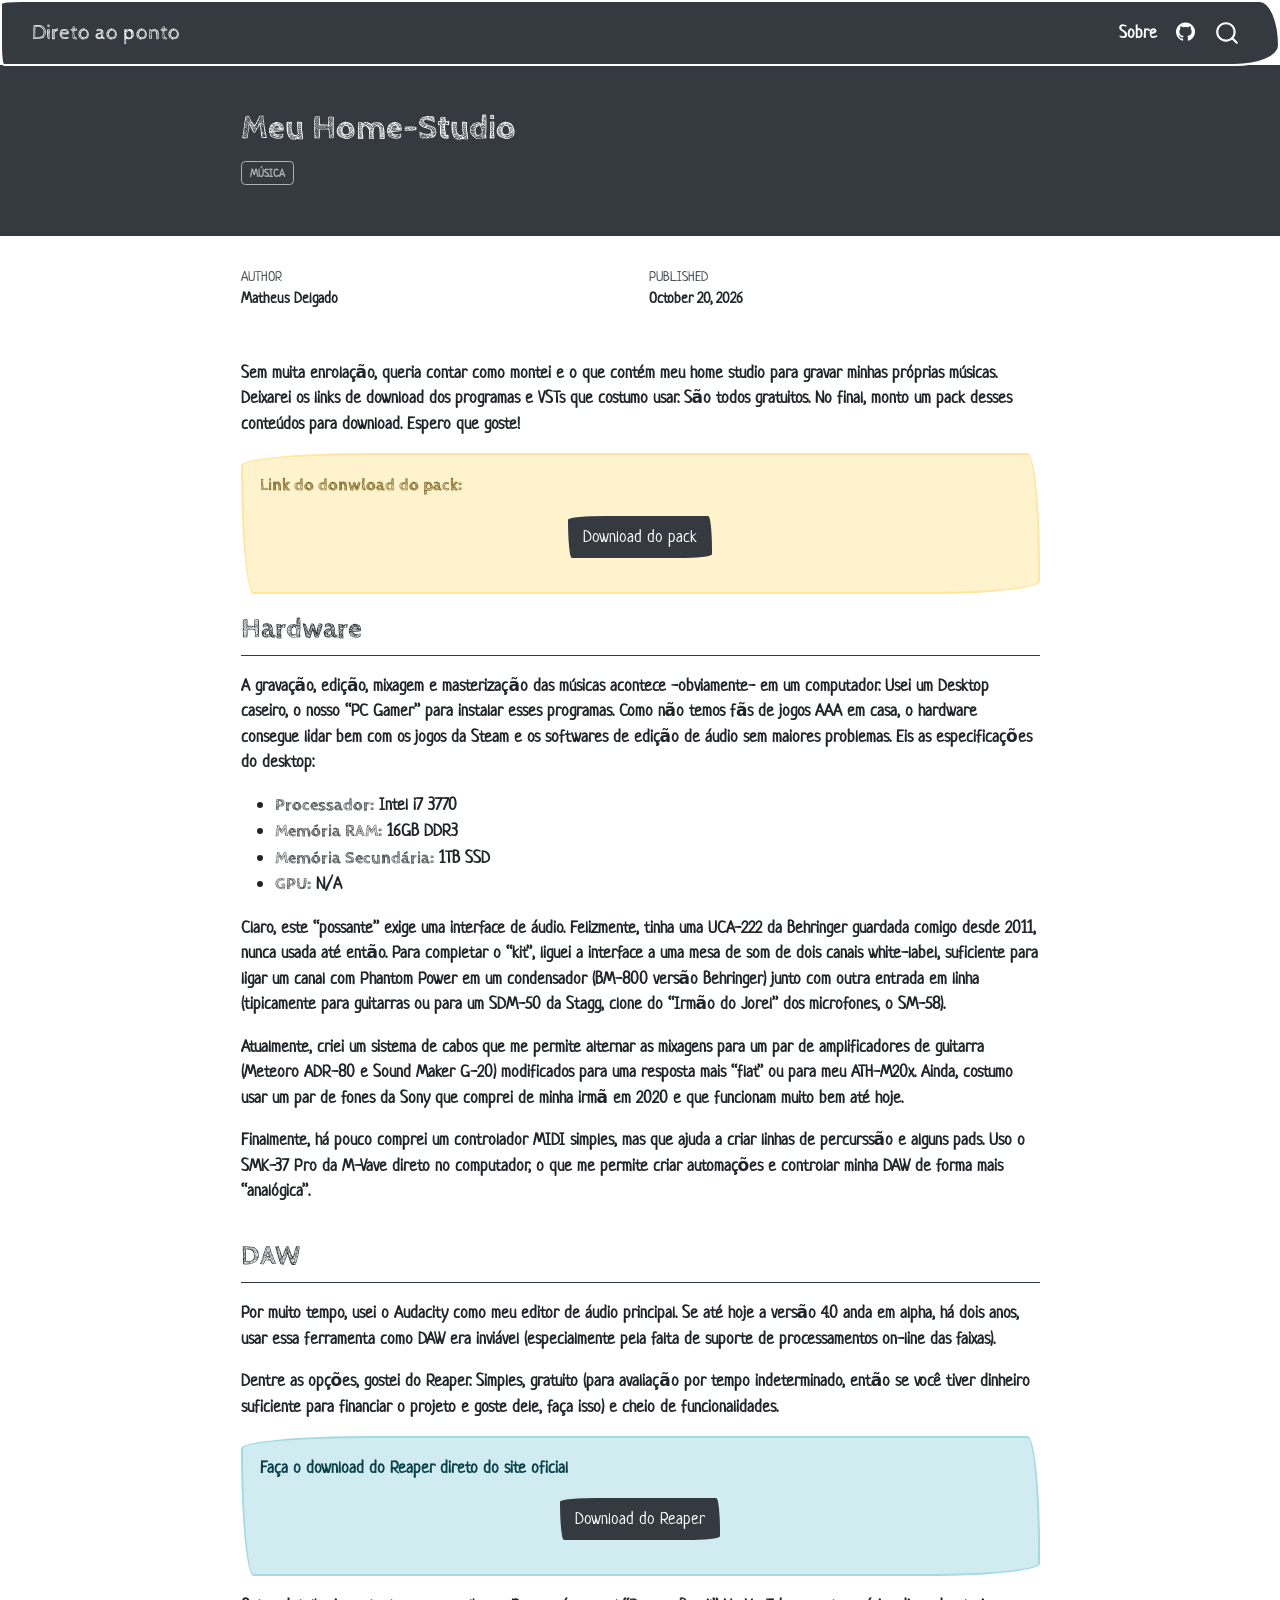
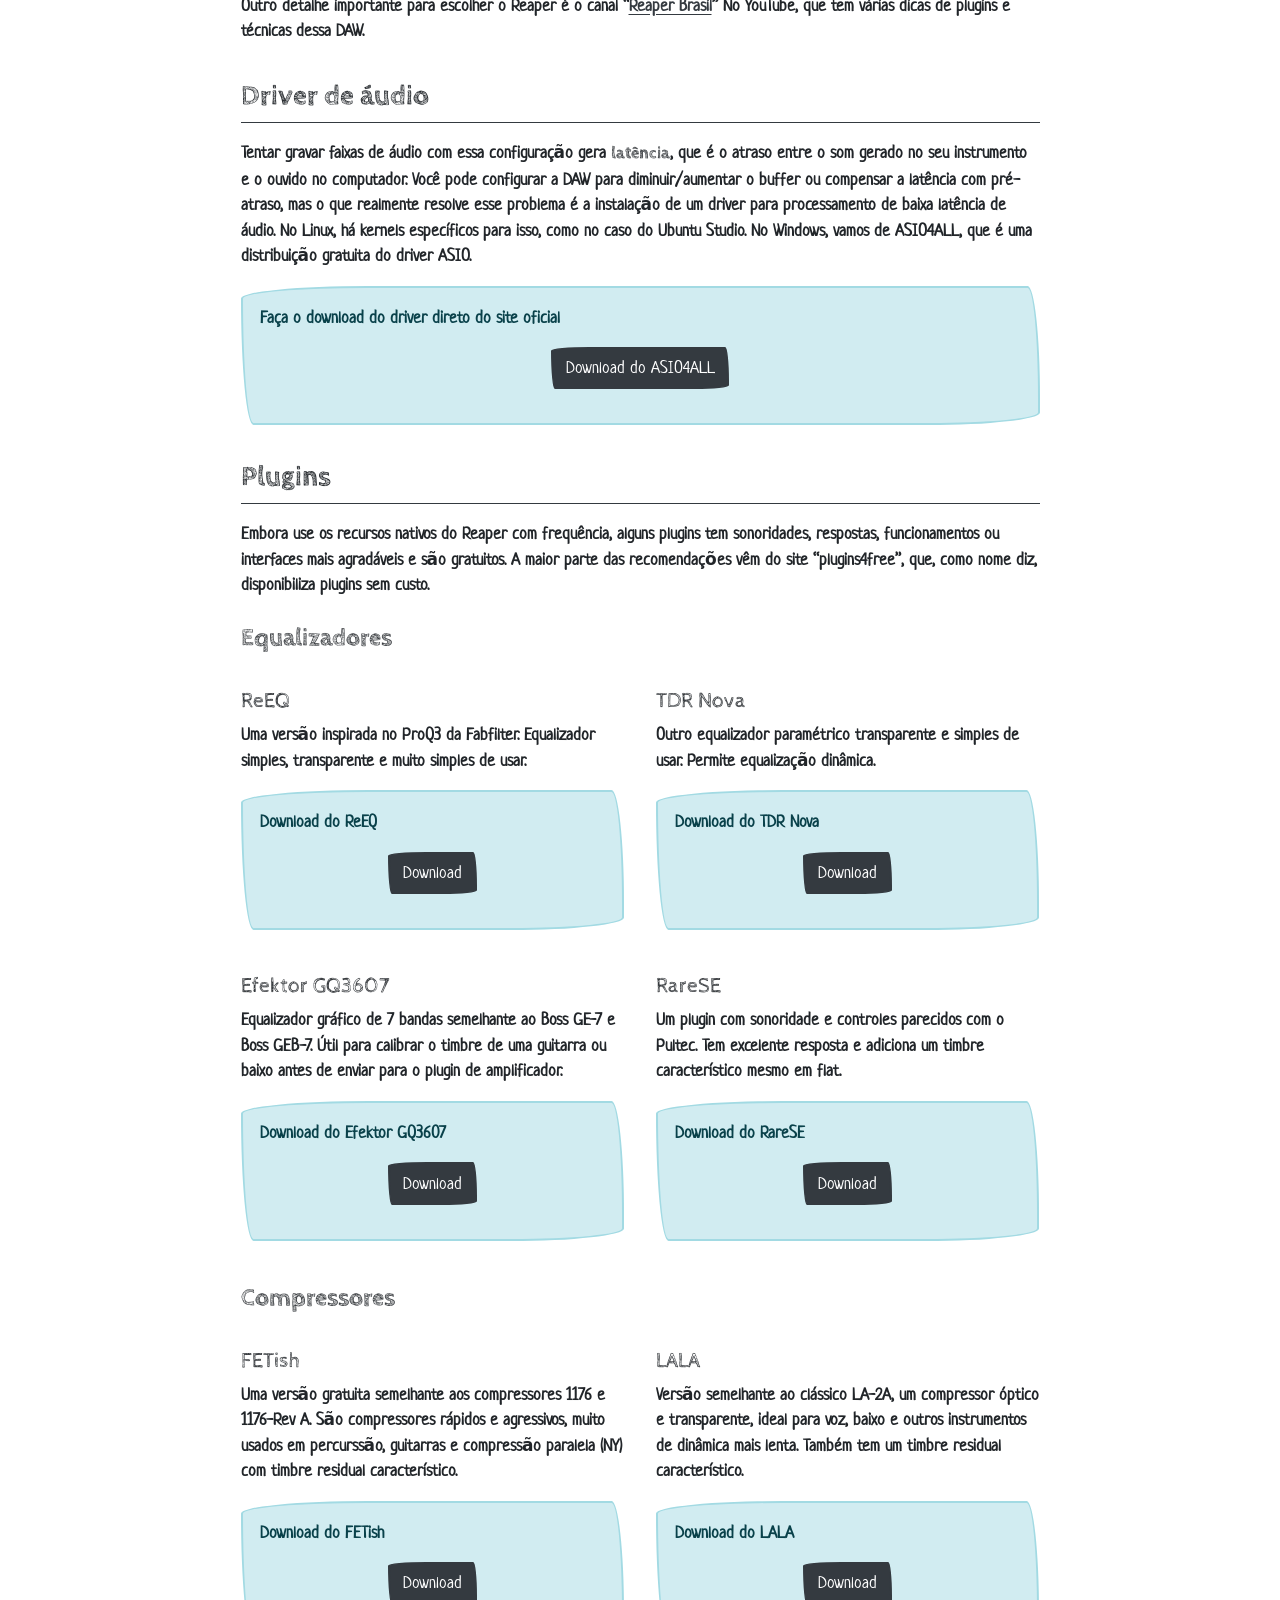
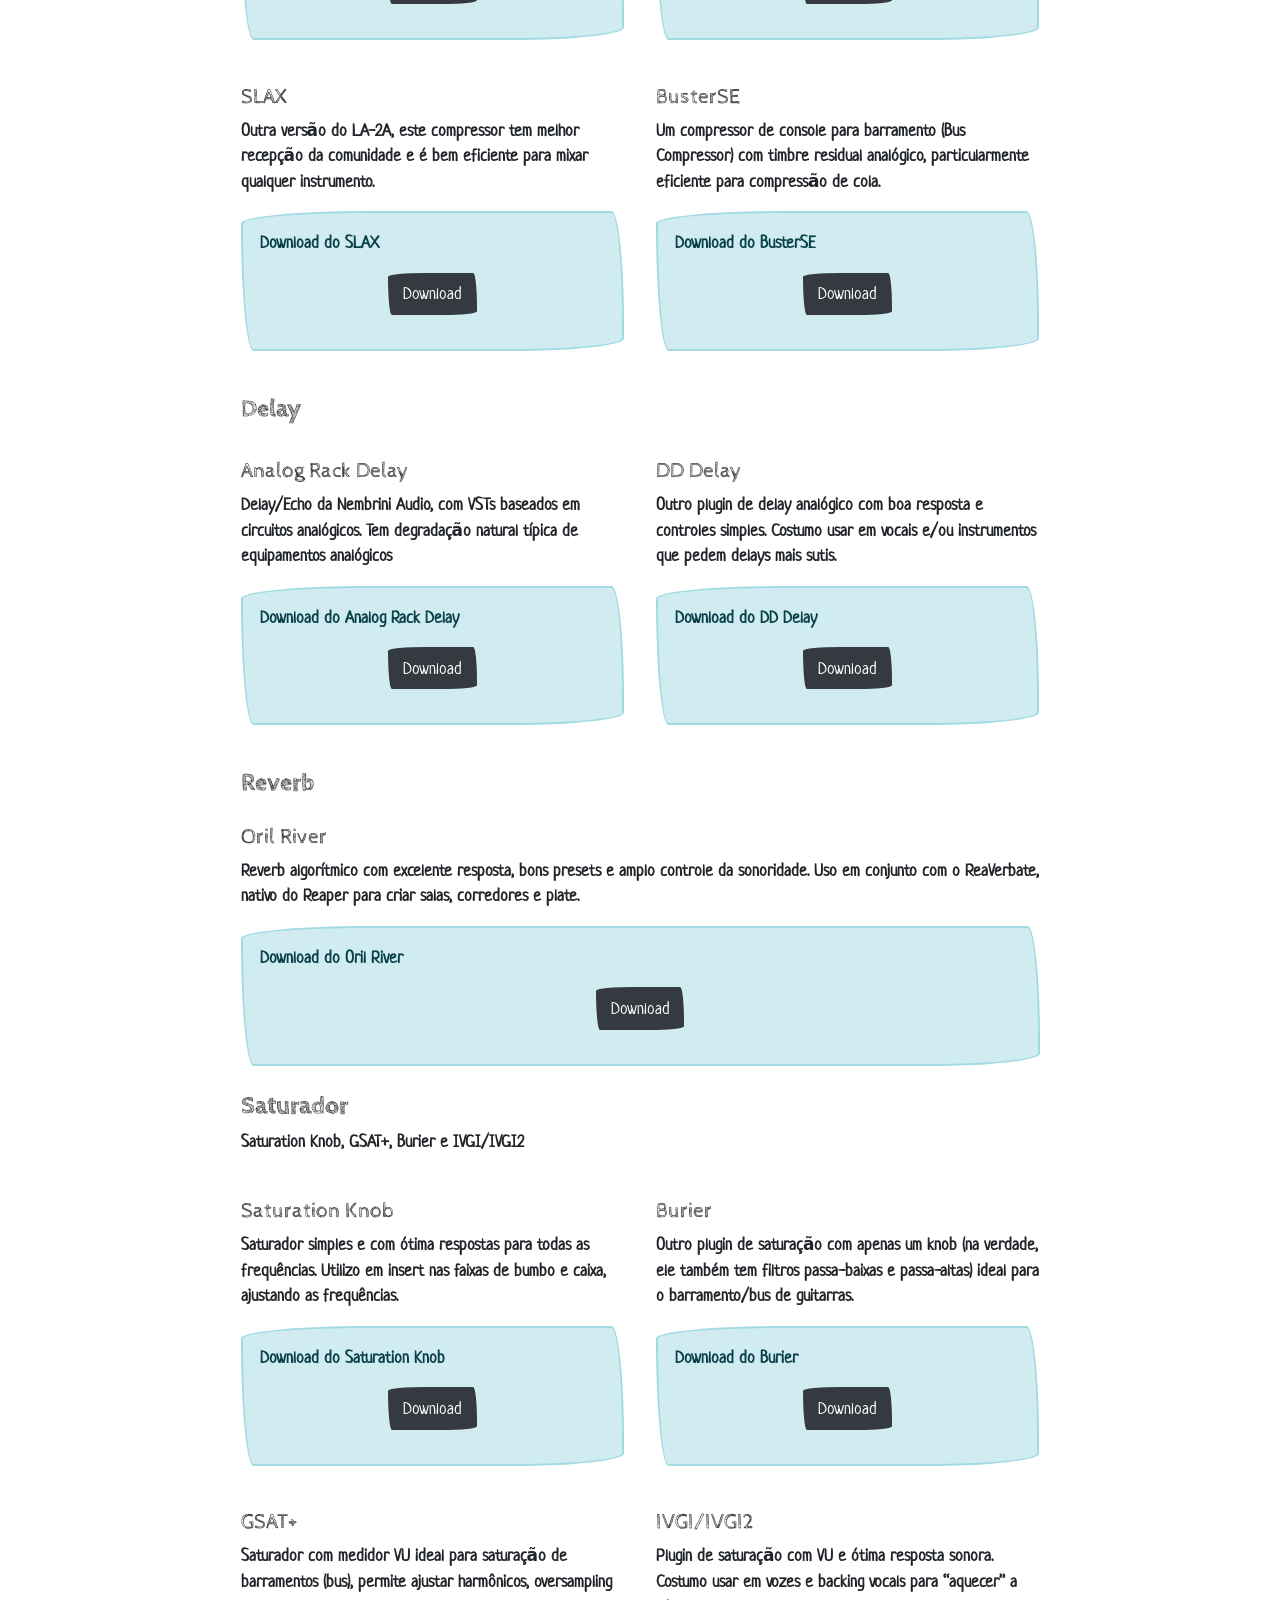
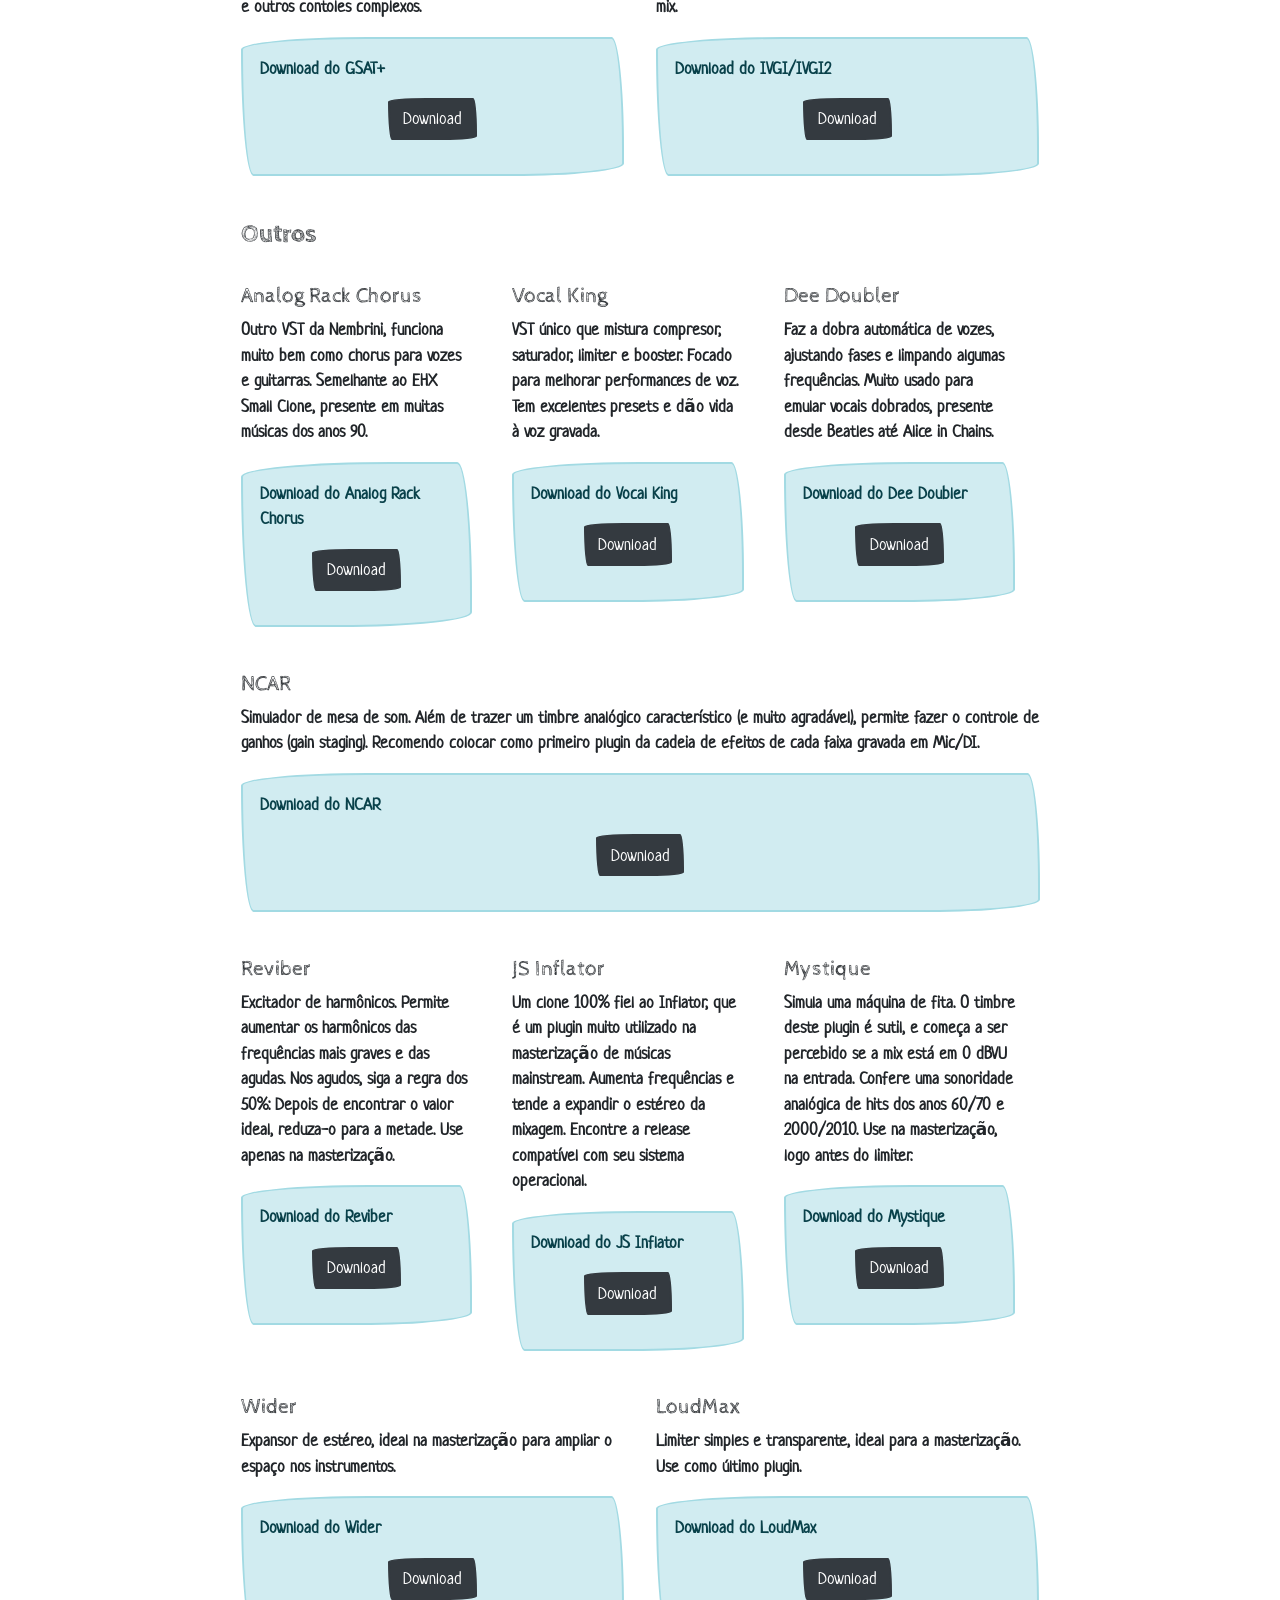
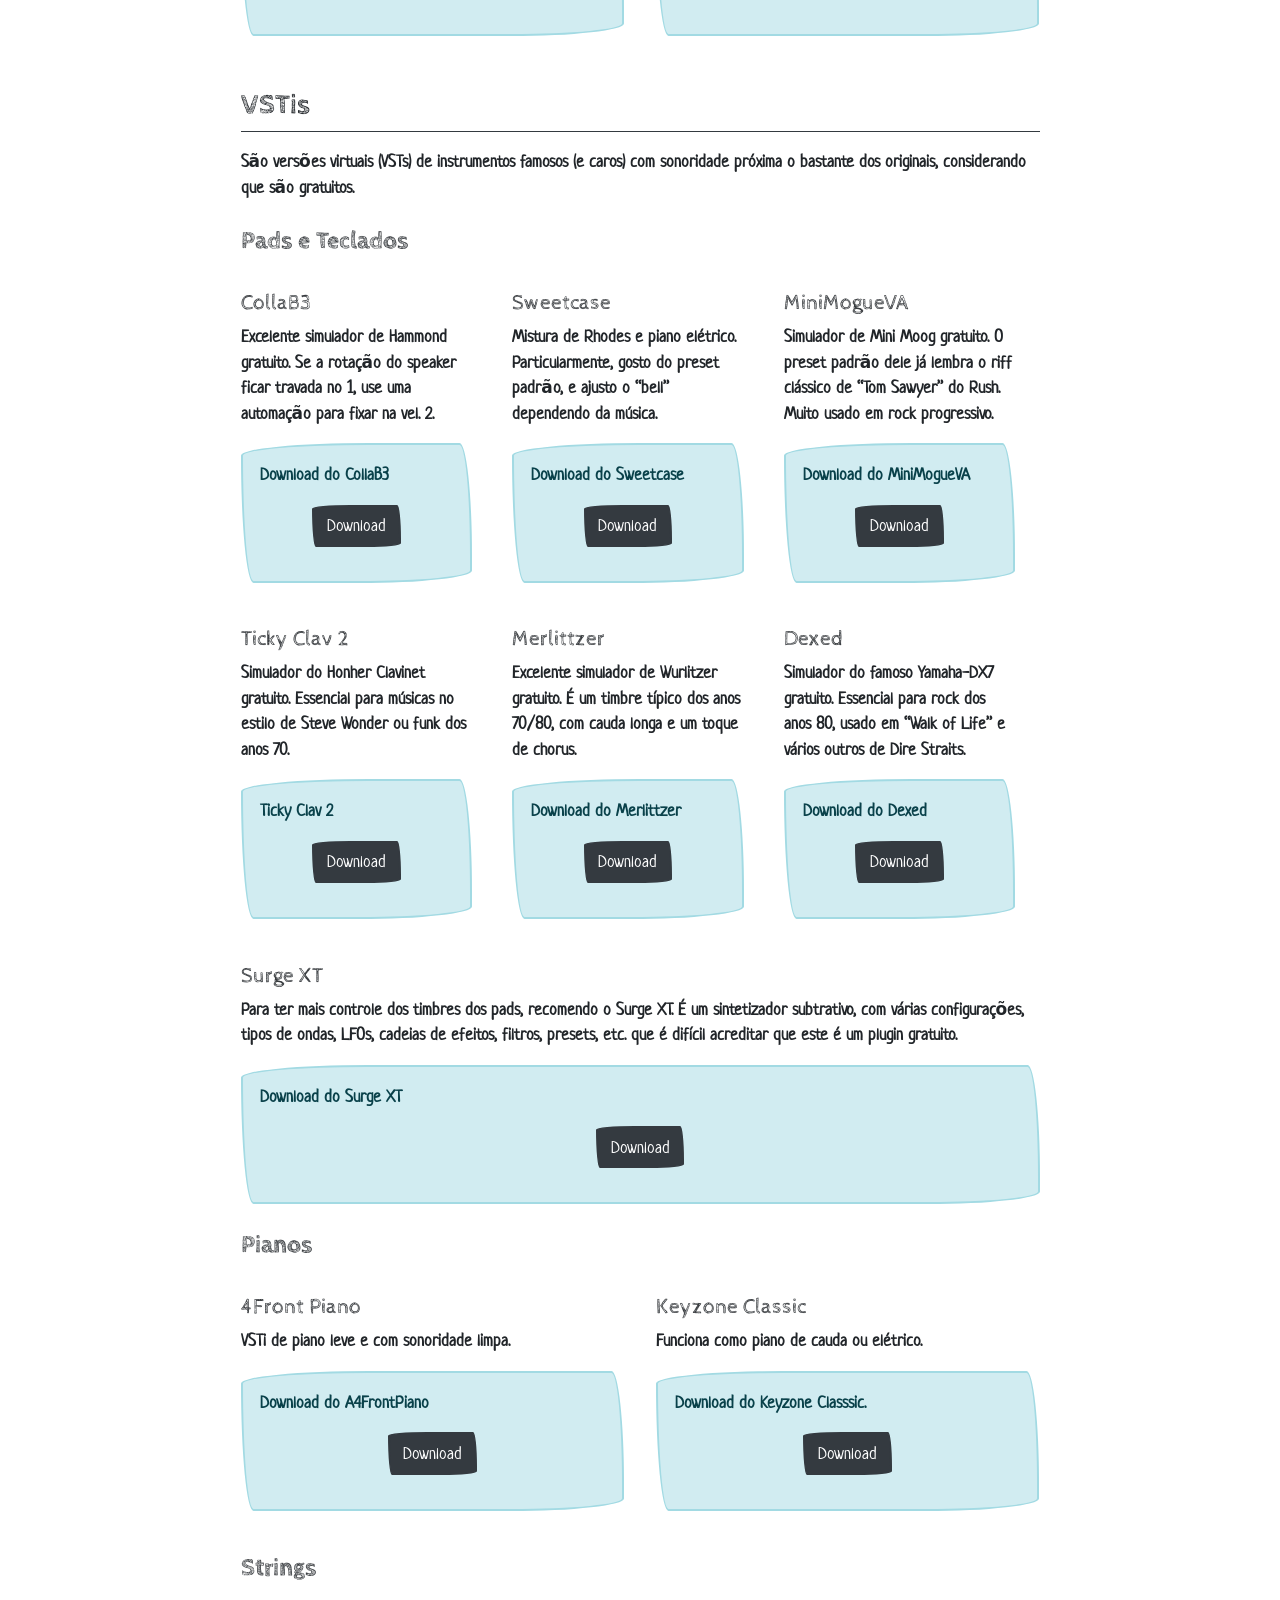
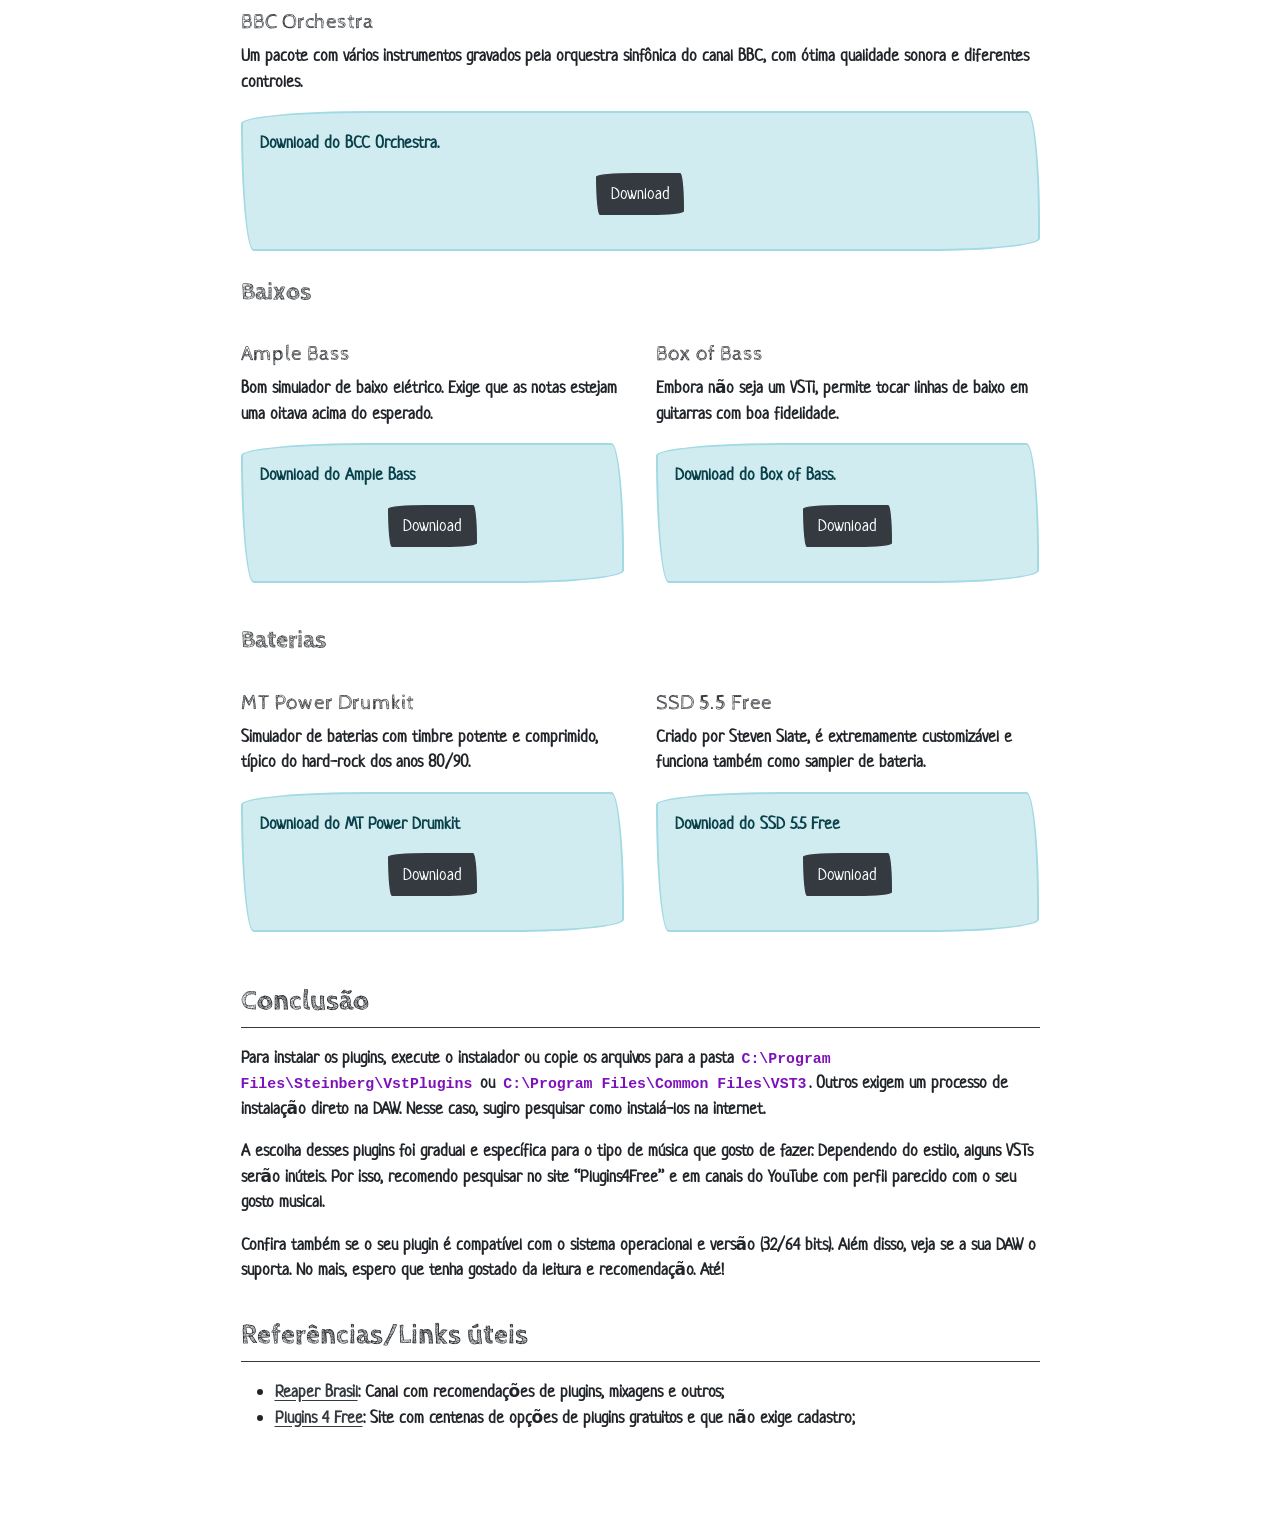
<file: docs/posts/home-studio/index.html>
<!DOCTYPE html>
<html xmlns="http://www.w3.org/1999/xhtml" lang="en" xml:lang="en"><head>

<meta charset="utf-8">
<meta name="generator" content="quarto-1.10.19">

<meta name="viewport" content="width=device-width, initial-scale=1.0, user-scalable=yes">

<meta name="author" content="Matheus Delgado">
<meta name="dcterms.date" content="2026-10-20">

<title>Meu Home-Studio – Direto ao ponto</title>
<style>
/* Default styles provided by pandoc.
** See https://pandoc.org/MANUAL.html#variables-for-html for config info.
*/
span.smallcaps{font-variant: small-caps;}
div.columns{display: flex; gap: 1.5em;}
div.column{flex: auto;}
@media screen {
div.columns{gap: min(4vw, 1.5em);}
div.column{overflow-x: auto;}
}
div.hanging-indent{margin-left: 1.5em; text-indent: -1.5em;}
ul.task-list{list-style: none;}
ul.task-list li input[type="checkbox"] {
  width: 0.8em;
  margin: 0 0.8em 0.2em -1em; /* quarto-specific, see https://github.com/quarto-dev/quarto-cli/issues/4556 */ 
  vertical-align: middle;
}
</style>


<script src="../../site_libs/quarto-nav/quarto-nav.js"></script>
<script src="../../site_libs/quarto-nav/headroom.min.js"></script>
<script src="../../site_libs/clipboard/clipboard.min.js"></script>
<script src="../../site_libs/quarto-search/autocomplete.umd.js"></script>
<script src="../../site_libs/quarto-search/fuse.min.js"></script>
<script src="../../site_libs/quarto-search/quarto-search.js"></script>
<meta name="quarto:offset" content="../../">
<script src="../../site_libs/quarto-html/quarto.js" type="module"></script>
<script src="../../site_libs/quarto-html/tabsets/tabsets.js" type="module"></script>
<script src="../../site_libs/quarto-html/popper.min.js"></script>
<script src="../../site_libs/quarto-html/tippy.umd.min.js"></script>
<script src="../../site_libs/quarto-html/anchor.min.js"></script>
<link href="../../site_libs/quarto-html/tippy.css" rel="stylesheet">
<link href="../../site_libs/quarto-html/quarto-syntax-highlighting-bf27225e3a48a9273f3daa8f8e829971.css" rel="stylesheet" id="quarto-text-highlighting-styles">
<script src="../../site_libs/bootstrap/bootstrap.min.js"></script>
<link href="../../site_libs/bootstrap/bootstrap-icons.css" rel="stylesheet">
<link href="../../site_libs/bootstrap/bootstrap-9f328b15d6bba976473ccc5e94162292.min.css" rel="stylesheet" append-hash="true" id="quarto-bootstrap" data-mode="light">
<script id="quarto-search-options" type="application/json">{
  "location": "navbar",
  "copy-button": false,
  "collapse-after": 3,
  "panel-placement": "end",
  "type": "overlay",
  "limit": 50,
  "keyboard-shortcut": [
    "f",
    "/",
    "s"
  ],
  "show-item-context": false,
  "language": {
    "search-no-results-text": "No results",
    "search-matching-documents-text": "matching documents",
    "search-copy-link-title": "Copy link to search",
    "search-hide-matches-text": "Hide additional matches",
    "search-more-match-text": "more match in this document",
    "search-more-matches-text": "more matches in this document",
    "search-clear-button-title": "Clear",
    "search-text-placeholder": "",
    "search-detached-cancel-button-title": "Cancel",
    "search-submit-button-title": "Submit",
    "search-label": "Search"
  }
}</script>


<link rel="stylesheet" href="../../styles.css">
</head>

<body class="nav-fixed fullcontent quarto-light">

<div id="quarto-search-results"></div>
  <header id="quarto-header" class="headroom fixed-top quarto-banner">
    <nav class="navbar navbar-expand-lg " data-bs-theme="dark">
      <div class="navbar-container container-fluid">
      <div class="navbar-brand-container mx-auto">
    <a class="navbar-brand" href="../../index.html">
    <span class="navbar-title">Direto ao ponto</span>
    </a>
  </div>
            <div id="quarto-search" class="" title="Search"></div>
          <button class="navbar-toggler" type="button" data-bs-toggle="collapse" data-bs-target="#navbarCollapse" aria-controls="navbarCollapse" role="menu" aria-expanded="false" aria-label="Toggle navigation" onclick="if (window.quartoToggleHeadroom) { window.quartoToggleHeadroom(); }">
  <span class="navbar-toggler-icon"></span>
</button>
          <div class="collapse navbar-collapse" id="navbarCollapse">
            <ul class="navbar-nav navbar-nav-scroll ms-auto">
  <li class="nav-item">
    <a class="nav-link" href="../../about.html"> 
<span class="menu-text">Sobre</span></a>
  </li>  
  <li class="nav-item compact">
    <a class="nav-link" href="https://github.com/"> <i class="bi bi-github" role="img">
</i> 
<span class="menu-text"></span></a>
  </li>  
</ul>
          </div> <!-- /navcollapse -->
            <div class="quarto-navbar-tools">
</div>
      </div> <!-- /container-fluid -->
    </nav>
</header>
<!-- content -->
<header id="title-block-header" class="quarto-title-block default page-columns page-full">
  <div class="quarto-title-banner page-columns page-full">
    <div class="quarto-title column-body">
      <h1 class="title">Meu Home-Studio</h1>
                                <div class="quarto-categories">
                <div class="quarto-category">música</div>
              </div>
                  </div>
  </div>
    
  
  <div class="quarto-title-meta">

      <div>
      <div class="quarto-title-meta-heading">Author</div>
      <div class="quarto-title-meta-contents">
               <p>Matheus Delgado </p>
            </div>
    </div>
      
      <div>
      <div class="quarto-title-meta-heading">Published</div>
      <div class="quarto-title-meta-contents">
        <p class="date">October 20, 2026</p>
      </div>
    </div>
    
      
    </div>
    
  
  </header><div id="quarto-content" class="quarto-container page-columns page-rows-contents page-layout-article page-navbar">
<!-- sidebar -->
<!-- margin-sidebar -->
    
<!-- main -->
<main class="content quarto-banner-title-block" id="quarto-document-content">





<p>Sem muita enrolação, queria contar como montei e o que contém meu home studio para gravar minhas próprias músicas. Deixarei os links de download dos programas e VSTs que costumo usar. São todos gratuitos. No final, monto um pack desses conteúdos para download. Espero que goste!</p>
<div class="alert alert-warning">
<p><strong>Link do donwload do pack:</strong></p>
<div style="display:flex; align-items:center; justify-content: center;">
<p><a class="btn btn-primary" href="https://drive.google.com/file/d/1IN4SfKHlvxo6JBNz1TVlthA7v3CWujX8/view?usp=drive_link">Download do pack</a></p>
</div>
</div>
<section id="hardware" class="level2">
<h2 class="anchored" data-anchor-id="hardware">Hardware</h2>
<p>A gravação, edição, mixagem e masterização das músicas acontece -obviamente- em um computador. Usei um Desktop caseiro, o nosso “PC Gamer” para instalar esses programas. Como não temos fãs de jogos AAA em casa, o hardware consegue lidar bem com os jogos da Steam e os softwares de edição de áudio sem maiores problemas. Eis as especificações do desktop:</p>
<ul>
<li><strong>Processador:</strong> Intel i7 3770</li>
<li><strong>Memória RAM:</strong> 16GB DDR3</li>
<li><strong>Memória Secundária:</strong> 1TB SSD</li>
<li><strong>GPU:</strong> N/A</li>
</ul>
<p>Claro, este “possante” exige uma interface de áudio. Felizmente, tinha uma UCA-222 da Behringer guardada comigo desde 2011, nunca usada até então. Para completar o “kit”, liguei a interface a uma mesa de som de dois canais white-label, suficiente para ligar um canal com Phantom Power em um condensador (BM-800 versão Behringer) junto com outra entrada em linha (tipicamente para guitarras ou para um SDM-50 da Stagg, clone do “Irmão do Jorel” dos microfones, o SM-58).</p>
<p>Atualmente, criei um sistema de cabos que me permite alternar as mixagens para um par de amplificadores de guitarra (Meteoro ADR-80 e Sound Maker G-20) modificados para uma resposta mais “flat” ou para meu ATH-M20x. Ainda, costumo usar um par de fones da Sony que comprei de minha irmã em 2020 e que funcionam muito bem até hoje.</p>
<p>Finalmente, há pouco comprei um controlador MIDI simples, mas que ajuda a criar linhas de percurssão e alguns pads. Uso o SMK-37 Pro da M-Vave direto no computador, o que me permite criar automações e controlar minha DAW de forma mais “analógica”.</p>
</section>
<section id="daw" class="level2">
<h2 class="anchored" data-anchor-id="daw">DAW</h2>
<p>Por muito tempo, usei o Audacity como meu editor de áudio principal. Se até hoje a versão 4.0 anda em alpha, há dois anos, usar essa ferramenta como DAW era inviável (especialmente pela falta de suporte de processamentos on-line das faixas).</p>
<p>Dentre as opções, gostei do Reaper. Simples, gratuito (para avaliação por tempo indeterminado, então se você tiver dinheiro suficiente para financiar o projeto e goste dele, faça isso) e cheio de funcionalidades.</p>
<div class="alert alert-info">
<p>Faça o download do Reaper direto do site oficial</p>
<div style="display:flex; align-items:center; justify-content: center;">
<p><a class="btn btn-primary" href="https://www.reaper.fm/download.php">Download do Reaper</a></p>
</div>
</div>
<p>Outro detalhe importante para escolher o Reaper é o canal “<a href="https://www.youtube.com/@ReaperBrasil">Reaper Brasil</a>” No YouTube, que tem várias dicas de plugins e técnicas dessa DAW.</p>
</section>
<section id="driver-de-áudio" class="level2">
<h2 class="anchored" data-anchor-id="driver-de-áudio">Driver de áudio</h2>
<p>Tentar gravar faixas de áudio com essa configuração gera <strong>latência</strong>, que é o atraso entre o som gerado no seu instrumento e o ouvido no computador. Você pode configurar a DAW para diminuir/aumentar o buffer ou compensar a latência com pré-atraso, mas o que realmente resolve esse problema é a instalação de um driver para processamento de baixa latência de áudio. No Linux, há kernels específicos para isso, como no caso do Ubuntu Studio. No Windows, vamos de ASIO4ALL, que é uma distribuição gratuita do driver ASIO.</p>
<div class="alert alert-info">
<p>Faça o download do driver direto do site oficial</p>
<div style="display:flex; align-items:center; justify-content: center;">
<p><a class="btn btn-primary" href="https://asio4all.org/about/download-asio4all">Download do ASIO4ALL</a></p>
</div>
</div>
</section>
<section id="plugins" class="level2">
<h2 class="anchored" data-anchor-id="plugins">Plugins</h2>
<p>Embora use os recursos nativos do Reaper com frequência, alguns plugins tem sonoridades, respostas, funcionamentos ou interfaces mais agradáveis e são gratuitos. A maior parte das recomendações vêm do site “plugins4free”, que, como nome diz, disponibiliza plugins sem custo.</p>
<section id="equalizadores" class="level3">
<h3 class="anchored" data-anchor-id="equalizadores">Equalizadores</h3>
<div class="columns">
<div class="column" style="width:48%;">
<section id="reeq" class="level4">
<h4 class="anchored" data-anchor-id="reeq">ReEQ</h4>
<p>Uma versão inspirada no ProQ3 da Fabfilter. Equalizador simples, transparente e muito simples de usar.</p>
<div class="alert alert-info">
<p>Download do ReEQ</p>
<div style="display:flex; align-items:center; justify-content: center;">
<p><a class="btn btn-primary" href="https://www.realinks.net/links/reeq/">Download</a></p>
</div>
</div>
</section>
</div><div class="column" style="width:4%;">
<!-- optional spacer column -->
</div><div class="column" style="width:48%;">
<section id="tdr-nova" class="level4">
<h4 class="anchored" data-anchor-id="tdr-nova">TDR Nova</h4>
<p>Outro equalizador paramétrico transparente e simples de usar. Permite equalização dinâmica.</p>
<div class="alert alert-info">
<p>Download do TDR Nova</p>
<div style="display:flex; align-items:center; justify-content: center;">
<p><a class="btn btn-primary" href="https://www.tokyodawn.net/tdr-nova/">Download</a></p>
</div>
</div>
</section>
</div>
</div>
<div class="columns">
<div class="column" style="width:48%;">
<section id="efektor-gq3607" class="level4">
<h4 class="anchored" data-anchor-id="efektor-gq3607">Efektor GQ3607</h4>
<p>Equalizador gráfico de 7 bandas semelhante ao Boss GE-7 e Boss GEB-7. Útil para calibrar o timbre de uma guitarra ou baixo antes de enviar para o plugin de amplificador.</p>
<div class="alert alert-info">
<p>Download do Efektor GQ3607</p>
<div style="display:flex; align-items:center; justify-content: center;">
<p><a class="btn btn-primary" href="https://www.kuassa.com/products/efektor-gq3607-graphic-equalizer/">Download</a></p>
</div>
</div>
</section>
</div><div class="column" style="width:4%;">
<!-- optional spacer column -->
</div><div class="column" style="width:48%;">
<section id="rarese" class="level4">
<h4 class="anchored" data-anchor-id="rarese">RareSE</h4>
<p>Um plugin com sonoridade e controles parecidos com o Pultec. Tem excelente resposta e adiciona um timbre característico mesmo em flat.</p>
<div class="alert alert-info">
<p>Download do RareSE</p>
<div style="display:flex; align-items:center; justify-content: center;">
<p><a class="btn btn-primary" href="https://plugins4free.com/plugin/3088">Download</a></p>
</div>
</div>
</section>
</div>
</div>
</section>
<section id="compressores" class="level3">
<h3 class="anchored" data-anchor-id="compressores">Compressores</h3>
<div class="columns">
<div class="column" style="width:48%;">
<section id="fetish" class="level4">
<h4 class="anchored" data-anchor-id="fetish">FETish</h4>
<p>Uma versão gratuita semelhante aos compressores 1176 e 1176-Rev A. São compressores rápidos e agressivos, muito usados em percurssão, guitarras e compressão paralela (NY) com timbre residual característico.</p>
<div class="alert alert-info">
<p>Download do FETish</p>
<div style="display:flex; align-items:center; justify-content: center;">
<p><a class="btn btn-primary" href="https://plugins4free.com/plugin/2775">Download</a></p>
</div>
</div>
</section>
</div><div class="column" style="width:4%;">
<!-- optional spacer column -->
</div><div class="column" style="width:48%;">
<section id="lala" class="level4">
<h4 class="anchored" data-anchor-id="lala">LALA</h4>
<p>Versão semelhante ao clássico LA-2A, um compressor óptico e transparente, ideal para voz, baixo e outros instrumentos de dinâmica mais lenta. Também tem um timbre residual característico.</p>
<div class="alert alert-info">
<p>Download do LALA</p>
<div style="display:flex; align-items:center; justify-content: center;">
<p><a class="btn btn-primary" href="https://plugins4free.com/plugin/3221">Download</a></p>
</div>
</div>
</section>
</div>
</div>
<div class="columns">
<div class="column" style="width:48%;">
<section id="slax" class="level4">
<h4 class="anchored" data-anchor-id="slax">SLAX</h4>
<p>Outra versão do LA-2A, este compressor tem melhor recepção da comunidade e é bem eficiente para mixar qualquer instrumento.</p>
<div class="alert alert-info">
<p>Download do SLAX</p>
<div style="display:flex; align-items:center; justify-content: center;">
<p><a class="btn btn-primary" href="https://plugins4free.com/plugin/2593">Download</a></p>
</div>
</div>
</section>
</div><div class="column" style="width:4%;">
<!-- optional spacer column -->
</div><div class="column" style="width:48%;">
<section id="busterse" class="level4">
<h4 class="anchored" data-anchor-id="busterse">BusterSE</h4>
<p>Um compressor de console para barramento (Bus Compressor) com timbre residual analógico, particularmente eficiente para compressão de cola.</p>
<div class="alert alert-info">
<p>Download do BusterSE</p>
<div style="display:flex; align-items:center; justify-content: center;">
<p><a class="btn btn-primary" href="https://plugins4free.com/plugin/3215">Download</a></p>
</div>
</div>
</section>
</div>
</div>
</section>
<section id="delay" class="level3">
<h3 class="anchored" data-anchor-id="delay">Delay</h3>
<div class="columns">
<div class="column" style="width:48%;">
<section id="analog-rack-delay" class="level4">
<h4 class="anchored" data-anchor-id="analog-rack-delay">Analog Rack Delay</h4>
<p>Delay/Echo da Nembrini Audio, com VSTs baseados em circuitos analógicos. Tem degradação natural típica de equipamentos analógicos</p>
<div class="alert alert-info">
<p>Download do Analog Rack Delay</p>
<div style="display:flex; align-items:center; justify-content: center;">
<p><a class="btn btn-primary" href="https://plugins4free.com/plugin/3429">Download</a></p>
</div>
</div>
</section>
</div><div class="column" style="width:4%;">
<!-- optional spacer column -->
</div><div class="column" style="width:48%;">
<section id="dd-delay" class="level4">
<h4 class="anchored" data-anchor-id="dd-delay">DD Delay</h4>
<p>Outro plugin de delay analógico com boa resposta e controles simples. Costumo usar em vocais e/ou instrumentos que pedem delays mais sutis.</p>
<div class="alert alert-info">
<p>Download do DD Delay</p>
<div style="display:flex; align-items:center; justify-content: center;">
<p><a class="btn btn-primary" href="https://plugins4free.com/plugin/2792">Download</a></p>
</div>
</div>
</section>
</div>
</div>
</section>
<section id="reverb" class="level3">
<h3 class="anchored" data-anchor-id="reverb">Reverb</h3>
<section id="oril-river" class="level4">
<h4 class="anchored" data-anchor-id="oril-river">Oril River</h4>
<p>Reverb algorítmico com excelente resposta, bons presets e amplo controle da sonoridade. Uso em conjunto com o ReaVerbate, nativo do Reaper para criar salas, corredores e plate.</p>
<div class="alert alert-info">
<p>Download do Oril River</p>
<div style="display:flex; align-items:center; justify-content: center;">
<p><a class="btn btn-primary" href="https://plugins4free.com/plugin/2538">Download</a></p>
</div>
</div>
</section>
</section>
<section id="saturador" class="level3">
<h3 class="anchored" data-anchor-id="saturador">Saturador</h3>
<p>Saturation Knob, GSAT+, Burier e IVGI/IVGI2</p>
<div class="columns">
<div class="column" style="width:48%;">
<section id="saturation-knob" class="level4">
<h4 class="anchored" data-anchor-id="saturation-knob">Saturation Knob</h4>
<p>Saturador simples e com ótima respostas para todas as frequências. Utilizo em insert nas faixas de bumbo e caixa, ajustando as frequências.</p>
<div class="alert alert-info">
<p>Download do Saturation Knob</p>
<div style="display:flex; align-items:center; justify-content: center;">
<p><a class="btn btn-primary" href="https://www.softube.com/plug-ins/saturation-knob">Download</a></p>
</div>
</div>
</section>
</div><div class="column" style="width:4%;">
<!-- optional spacer column -->
</div><div class="column" style="width:48%;">
<section id="burier" class="level4">
<h4 class="anchored" data-anchor-id="burier">Burier</h4>
<p>Outro plugin de saturação com apenas um knob (na verdade, ele também tem filtros passa-baixas e passa-altas) ideal para o barramento/bus de guitarras.</p>
<div class="alert alert-info">
<p>Download do Burier</p>
<div style="display:flex; align-items:center; justify-content: center;">
<p><a class="btn btn-primary" href="https://plugins4free.com/plugin/3348">Download</a></p>
</div>
</div>
</section>
</div>
</div>
<div class="columns">
<div class="column" style="width:48%;">
<section id="gsat" class="level4">
<h4 class="anchored" data-anchor-id="gsat">GSAT+</h4>
<p>Saturador com medidor VU ideal para saturação de barramentos (bus), permite ajustar harmônicos, oversampling e outros contoles complexos.</p>
<div class="alert alert-info">
<p>Download do GSAT+</p>
<div style="display:flex; align-items:center; justify-content: center;">
<p><a class="btn btn-primary" href="https://plugins4free.com/plugin/3457">Download</a></p>
</div>
</div>
</section>
</div><div class="column" style="width:4%;">
<!-- optional spacer column -->
</div><div class="column" style="width:48%;">
<section id="ivgiivgi2" class="level4">
<h4 class="anchored" data-anchor-id="ivgiivgi2">IVGI/IVGI2</h4>
<p>Plugin de saturação com VU e ótima resposta sonora. Costumo usar em vozes e backing vocals para “aquecer” a mix.</p>
<div class="alert alert-info">
<p>Download do IVGI/IVGI2</p>
<div style="display:flex; align-items:center; justify-content: center;">
<p><a class="btn btn-primary" href="https://plugins4free.com/plugin/1682">Download</a></p>
</div>
</div>
</section>
</div>
</div>
</section>
<section id="outros" class="level3">
<h3 class="anchored">Outros</h3>
<div class="columns">
<div class="column" style="width:29%;">
<section id="analog-rack-chorus" class="level4">
<h4 class="anchored" data-anchor-id="analog-rack-chorus">Analog Rack Chorus</h4>
<p>Outro VST da Nembrini, funciona muito bem como chorus para vozes e guitarras. Semelhante ao EHX Small Clone, presente em muitas músicas dos anos 90.</p>
<div class="alert alert-info">
<p>Download do Analog Rack Chorus</p>
<div style="display:flex; align-items:center; justify-content: center;">
<p><a class="btn btn-primary" href="https://plugins4free.com/plugin/3430">Download</a></p>
</div>
</div>
</section>
</div><div class="column" style="width:5%;">
<!-- optional spacer column -->
</div><div class="column" style="width:29%;">
<section id="vocal-king" class="level4">
<h4 class="anchored" data-anchor-id="vocal-king">Vocal King</h4>
<p>VST único que mistura compresor, saturador, limiter e booster. Focado para melhorar performances de voz. Tem excelentes presets e dão vida à voz gravada.</p>
<div class="alert alert-info">
<p>Download do Vocal King</p>
<div style="display:flex; align-items:center; justify-content: center;">
<p><a class="btn btn-primary" href="https://plugins4free.com/plugin/2507">Download</a></p>
</div>
</div>
</section>
</div><div class="column" style="width:5%;">
<!-- optional spacer column -->
</div><div class="column" style="width:29%;">
<section id="dee-doubler" class="level4">
<h4 class="anchored" data-anchor-id="dee-doubler">Dee Doubler</h4>
<p>Faz a dobra automática de vozes, ajustando fases e limpando algumas frequências. Muito usado para emular vocais dobrados, presente desde Beatles até Alice in Chains.</p>
<div class="alert alert-info">
<p>Download do Dee Doubler</p>
<div style="display:flex; align-items:center; justify-content: center;">
<p><a class="btn btn-primary" href="https://plugins4free.com/plugin/3927">Download</a></p>
</div>
</div>
</section>
</div><div class="columns">
<section id="ncar" class="level4">
<h4 class="anchored" data-anchor-id="ncar">NCAR</h4>
<p>Simulador de mesa de som. Além de trazer um timbre analógico característico (e muito agradável), permite fazer o controle de ganhos (gain staging). Recomendo colocar como primeiro plugin da cadeia de efeitos de cada faixa gravada em Mic/DI.</p>
<div class="alert alert-info">
<p>Download do NCAR</p>
<div style="display:flex; align-items:center; justify-content: center;">
<p><a class="btn btn-primary" href="https://plugins4free.com/plugin/3115">Download</a></p>
</div>
</div>
</section><div class="columns">
<div class="column" style="width:29%;">
<section id="reviber" class="level4">
<h4 class="anchored" data-anchor-id="reviber">Reviber</h4>
<p>Excitador de harmônicos. Permite aumentar os harmônicos das frequências mais graves e das agudas. Nos agudos, siga a regra dos 50%: Depois de encontrar o valor ideal, reduza-o para a metade. Use apenas na masterização.</p>
<div class="alert alert-info">
<p>Download do Reviber</p>
<div style="display:flex; align-items:center; justify-content: center;">
<p><a class="btn btn-primary" href="https://plugins4free.com/plugin/3021">Download</a></p>
</div>
</div>
</section>
</div><div class="column" style="width:5%;">
<!-- optional spacer column -->
</div><div class="column" style="width:29%;">
<section id="js-inflator" class="level4">
<h4 class="anchored" data-anchor-id="js-inflator">JS Inflator</h4>
<p>Um clone 100% fiel ao Inflator, que é um plugin muito utilizado na masterização de músicas mainstream. Aumenta frequências e tende a expandir o estéreo da mixagem. Encontre a release compatível com seu sistema operacional.</p>
<div class="alert alert-info">
<p>Download do JS Inflator</p>
<div style="display:flex; align-items:center; justify-content: center;">
<p><a class="btn btn-primary" href="https://github.com/Kiriki-liszt/JS_Inflator/releases">Download</a></p>
</div>
</div>
</section>
</div><div class="column" style="width:5%;">
<!-- optional spacer column -->
</div><div class="column" style="width:29%;">
<section id="mystique" class="level4">
<h4 class="anchored" data-anchor-id="mystique">Mystique</h4>
<p>Simula uma máquina de fita. O timbre deste plugin é sutil, e começa a ser percebido se a mix está em 0 dBVU na entrada. Confere uma sonoridade analógica de hits dos anos 60/70 e 2000/2010. Use na masterização, logo antes do limiter.</p>
<div class="alert alert-info">
<p>Download do Mystique</p>
<div style="display:flex; align-items:center; justify-content: center;">
<p><a class="btn btn-primary" href="https://plugins4free.com/plugin/2544">Download</a></p>
</div>
</div>
</section>
</div>
</div><div class="columns">
<div class="column" style="width:48%;">
<section id="wider" class="level4">
<h4 class="anchored" data-anchor-id="wider">Wider</h4>
<p>Expansor de estéreo, ideal na masterização para ampliar o espaço nos instrumentos.</p>
<div class="alert alert-info">
<p>Download do Wider</p>
<div style="display:flex; align-items:center; justify-content: center;">
<p><a class="btn btn-primary" href="https://polyversemusic.com/products/wider/">Download</a></p>
</div>
</div>
</section>
</div><div class="column" style="width:4%;">
<!-- optional spacer column -->
</div><div class="column" style="width:48%;">
<section id="loudmax" class="level4">
<h4 class="anchored" data-anchor-id="loudmax">LoudMax</h4>
<p>Limiter simples e transparente, ideal para a masterização. Use como último plugin.</p>
<div class="alert alert-info">
<p>Download do LoudMax</p>
<div style="display:flex; align-items:center; justify-content: center;">
<p><a class="btn btn-primary" href="https://plugins4free.com/plugin/2060">Download</a></p>
</div>
</div>
</section>
</div>
</div><section id="vstis" class="level2">
<h2 class="anchored" data-anchor-id="vstis">VSTis</h2>
<p>São versões virtuais (VSTs) de instrumentos famosos (e caros) com sonoridade próxima o bastante dos originais, considerando que são gratuitos.</p>
<section id="pads-e-teclados" class="level3">
<h3 class="anchored">Pads e Teclados</h3>
<div class="columns">
<div class="column" style="width:29%;">
<section id="collab3" class="level4">
<h4 class="anchored" data-anchor-id="collab3">CollaB3</h4>
<p>Excelente simulador de Hammond gratuito. Se a rotação do speaker ficar travada no 1, use uma automação para fixar na vel. 2.</p>
<div class="alert alert-info">
<p>Download do CollaB3</p>
<div style="display:flex; align-items:center; justify-content: center;">
<p><a class="btn btn-primary" href="https://plugins4free.com/plugin/3117">Download</a></p>
</div>
</div>
</section>
</div><div class="column" style="width:5%;">
<!-- optional spacer column -->
</div><div class="column" style="width:29%;">
<section id="sweetcase" class="level4">
<h4 class="anchored" data-anchor-id="sweetcase">Sweetcase</h4>
<p>Mistura de Rhodes e piano elétrico. Particularmente, gosto do preset padrão, e ajusto o “bell” dependendo da música.</p>
<div class="alert alert-info">
<p>Download do Sweetcase</p>
<div style="display:flex; align-items:center; justify-content: center;">
<p><a class="btn btn-primary" href="https://plugins4free.com/plugin/3252">Download</a></p>
</div>
</div>
</section>
</div><div class="column" style="width:5%;">
<!-- optional spacer column -->
</div><div class="column" style="width:29%;">
<section id="minimogueva" class="level4">
<h4 class="anchored" data-anchor-id="minimogueva">MiniMogueVA</h4>
<p>Simulador de Mini Moog gratuito. O preset padrão dele já lembra o riff clássico de “Tom Sawyer” do Rush. Muito usado em rock progressivo.</p>
<div class="alert alert-info">
<p>Download do MiniMogueVA</p>
<div style="display:flex; align-items:center; justify-content: center;">
<p><a class="btn btn-primary" href="https://plugins4free.com/plugin/405">Download</a></p>
</div>
</div>
</section>
</div><div class="columns">
<div class="column" style="width:29%;">
<section id="ticky-clav-2" class="level4">
<h4 class="anchored" data-anchor-id="ticky-clav-2">Ticky Clav 2</h4>
<p>Simulador do Honher Clavinet gratuito. Essencial para músicas no estilo de Steve Wonder ou funk dos anos 70.</p>
<div class="alert alert-info">
<p>Ticky Clav 2</p>
<div style="display:flex; align-items:center; justify-content: center;">
<p><a class="btn btn-primary" href="https://plugins4free.com/plugin/2986">Download</a></p>
</div>
</div>
</section>
</div><div class="column" style="width:5%;">
<!-- optional spacer column -->
</div><div class="column" style="width:29%;">
<section id="merlittzer" class="level4">
<h4 class="anchored" data-anchor-id="merlittzer">Merlittzer</h4>
<p>Excelente simulador de Wurlitzer gratuito. É um timbre típico dos anos 70/80, com cauda longa e um toque de chorus.</p>
<div class="alert alert-info">
<p>Download do Merlittzer</p>
<div style="display:flex; align-items:center; justify-content: center;">
<p><a class="btn btn-primary" href="https://plugins4free.com/plugin/2322">Download</a></p>
</div>
</div>
</section>
</div><div class="column" style="width:5%;">
<!-- optional spacer column -->
</div><div class="column" style="width:29%;">
<section id="dexed" class="level4">
<h4 class="anchored" data-anchor-id="dexed">Dexed</h4>
<p>Simulador do famoso Yamaha-DX7 gratuito. Essencial para rock dos anos 80, usado em “Walk of Life” e vários outros de Dire Straits.</p>
<div class="alert alert-info">
<p>Download do Dexed</p>
<div style="display:flex; align-items:center; justify-content: center;">
<p><a class="btn btn-primary" href="https://plugins4free.com/plugin/2026">Download</a></p>
</div>
</div>
</section>
</div>
</div><section id="surge-xt" class="level4">
<h4 class="anchored" data-anchor-id="surge-xt">Surge XT</h4>
<p>Para ter mais controle dos timbres dos pads, recomendo o Surge XT. É um sintetizador subtrativo, com várias configurações, tipos de ondas, LFOs, cadeias de efeitos, filtros, presets, etc. que é difícil acreditar que este é um plugin gratuito.</p>
<div class="alert alert-info">
<p>Download do Surge XT</p>
<div style="display:flex; align-items:center; justify-content: center;">
<p><a class="btn btn-primary" href="https://plugins4free.com/plugin/3680">Download</a></p>
</div>
</div>
</section><section id="pianos" class="level3">
<h3 class="anchored" data-anchor-id="pianos">Pianos</h3>
<div class="columns">
<div class="column" style="width:48%;">
<section id="front-piano" class="level4">
<h4 class="anchored" data-anchor-id="front-piano">4Front Piano</h4>
<p>VSTi de piano leve e com sonoridade limpa.</p>
<div class="alert alert-info">
<p>Download do A4FrontPiano</p>
<div style="display:flex; align-items:center; justify-content: center;">
<p><a class="btn btn-primary" href="https://plugins4free.com/plugin/971">Download</a></p>
</div>
</div>
</section>
</div><div class="column" style="width:4%;">
<!-- optional spacer column -->
</div><div class="column" style="width:48%;">
<section id="keyzone-classic" class="level4">
<h4 class="anchored" data-anchor-id="keyzone-classic">Keyzone Classic</h4>
<p>Funciona como piano de cauda ou elétrico.</p>
<div class="alert alert-info">
<p>Download do Keyzone Classsic.</p>
<div style="display:flex; align-items:center; justify-content: center;">
<p><a class="btn btn-primary" href="https://plugins4free.com/plugin/2848">Download</a></p>
</div>
</div>
</section>
</div>
</div>
</section><section id="strings" class="level3">
<h3 class="anchored" data-anchor-id="strings">Strings</h3>
<section id="bbc-orchestra" class="level4">
<h4 class="anchored" data-anchor-id="bbc-orchestra">BBC Orchestra</h4>
<p>Um pacote com vários instrumentos gravados pela orquestra sinfônica do canal BBC, com ótima qualidade sonora e diferentes controles.</p>
<div class="alert alert-info">
<p>Download do BCC Orchestra.</p>
<div style="display:flex; align-items:center; justify-content: center;">
<p><a class="btn btn-primary" href="https://www.spitfireaudio.com/products/bbc-symphony-orchestra-discover">Download</a></p>
</div>
</div>
</section>
</section><section id="baixos" class="level3">
<h3 class="anchored" data-anchor-id="baixos">Baixos</h3>
<div class="columns">
<div class="column" style="width:48%;">
<section id="ample-bass" class="level4">
<h4 class="anchored" data-anchor-id="ample-bass">Ample Bass</h4>
<p>Bom simulador de baixo elétrico. Exige que as notas estejam uma oitava acima do esperado.</p>
<div class="alert alert-info">
<p>Download do Ample Bass</p>
<div style="display:flex; align-items:center; justify-content: center;">
<p><a class="btn btn-primary" href="https://plugins4free.com/plugin/2505">Download</a></p>
</div>
</div>
</section>
</div><div class="column" style="width:4%;">
<!-- optional spacer column -->
</div><div class="column" style="width:48%;">
<section id="box-of-bass" class="level4">
<h4 class="anchored" data-anchor-id="box-of-bass">Box of Bass</h4>
<p>Embora não seja um VSTi, permite tocar linhas de baixo em guitarras com boa fidelidade.</p>
<div class="alert alert-info">
<p>Download do Box of Bass.</p>
<div style="display:flex; align-items:center; justify-content: center;">
<p><a class="btn btn-primary" href="https://plugins.boxofrules.com/plugins/box-of-bass">Download</a></p>
</div>
</div>
</section>
</div>
</div>
</section><section id="baterias" class="level3">
<h3 class="anchored" data-anchor-id="baterias">Baterias</h3>
<div class="columns">
<div class="column" style="width:48%;">
<section id="mt-power-drumkit" class="level4">
<h4 class="anchored" data-anchor-id="mt-power-drumkit">MT Power Drumkit</h4>
<p>Simulador de baterias com timbre potente e comprimido, típico do hard-rock dos anos 80/90.</p>
<div class="alert alert-info">
<p>Download do MT Power Drumkit</p>
<div style="display:flex; align-items:center; justify-content: center;">
<p><a class="btn btn-primary" href="https://plugins4free.com/plugin/2783">Download</a></p>
</div>
</div>
</section>
</div><div class="column" style="width:4%;">
<!-- optional spacer column -->
</div><div class="column" style="width:48%;">
<section id="ssd-5.5-free" class="level4">
<h4 class="anchored" data-anchor-id="ssd-5.5-free">SSD 5.5 Free</h4>
<p>Criado por Steven Slate, é extremamente customizável e funciona também como sampler de bateria.</p>
<div class="alert alert-info">
<p>Download do SSD 5.5 Free</p>
<div style="display:flex; align-items:center; justify-content: center;">
<p><a class="btn btn-primary" href="https://stevenslatedrums.com/ssd5/free">Download</a></p>
</div>
</div>
</section>
</div>
</div>
</section><section id="conclusão" class="level2">
<h2 class="anchored" data-anchor-id="conclusão">Conclusão</h2>
<p>Para instalar os plugins, execute o instalador ou copie os arquivos para a pasta <code>C:\Program Files\Steinberg\VstPlugins</code> ou <code>C:\Program Files\Common Files\VST3</code>. Outros exigem um processo de instalação direto na DAW. Nesse caso, sugiro pesquisar como instalá-los na internet.</p>
<p>A escolha desses plugins foi gradual e específica para o tipo de música que gosto de fazer. Dependendo do estilo, alguns VSTs serão inúteis. Por isso, recomendo pesquisar no site “Plugins4Free” e em canais do YouTube com perfil parecido com o seu gosto musical.</p>
<p>Confira também se o seu plugin é compatível com o sistema operacional e versão (32/64 bits). Além disso, veja se a sua DAW o suporta. No mais, espero que tenha gostado da leitura e recomendação. Até!</p>
</section><section id="referênciaslinks-úteis" class="level2">
<h2 class="anchored" data-anchor-id="referênciaslinks-úteis">Referências/Links úteis</h2>
<ul>
<li><a href="https://www.youtube.com/@ReaperBrasil">Reaper Brasil</a>: Canal com recomendações de plugins, mixagens e outros;</li>
<li><a href="https://plugins4free.com">Plugins 4 Free</a>: Site com centenas de opções de plugins gratuitos e que não exige cadastro;</li>
</ul>


</section>
</div>
</section>
</section>
</div>
</div>
</section>
</section>

</main> <!-- /main -->
<script id="quarto-html-after-body" type="application/javascript">
  window.document.addEventListener("DOMContentLoaded", function (event) {
    const icon = "";
    const anchorJS = new window.AnchorJS();
    anchorJS.options = {
      placement: 'right',
      icon: icon
    };
    anchorJS.add('.anchored');
    const isCodeAnnotation = (el) => {
      for (const clz of el.classList) {
        if (clz.startsWith('code-annotation-')) {                     
          return true;
        }
      }
      return false;
    }
    const onCopySuccess = function(e) {
      // button target
      const button = e.trigger;
      // don't keep focus
      button.blur();
      // flash "checked"
      button.classList.add('code-copy-button-checked');
      var currentTitle = button.getAttribute("title");
      button.setAttribute("title", "Copied!");
      let tooltip;
      if (window.bootstrap) {
        button.setAttribute("data-bs-toggle", "tooltip");
        button.setAttribute("data-bs-placement", "left");
        button.setAttribute("data-bs-title", "Copied!");
        tooltip = new bootstrap.Tooltip(button, 
          { trigger: "manual", 
            customClass: "code-copy-button-tooltip",
            offset: [0, -8]});
        tooltip.show();    
      }
      setTimeout(function() {
        if (tooltip) {
          tooltip.hide();
          button.removeAttribute("data-bs-title");
          button.removeAttribute("data-bs-toggle");
          button.removeAttribute("data-bs-placement");
        }
        button.setAttribute("title", currentTitle);
        button.classList.remove('code-copy-button-checked');
      }, 1000);
      // clear code selection
      e.clearSelection();
    }
    const getTextToCopy = function(trigger) {
      const outerScaffold = trigger.parentElement.cloneNode(true);
      const codeEl = outerScaffold.querySelector('code');
      for (const childEl of codeEl.children) {
        if (isCodeAnnotation(childEl)) {
          childEl.remove();
        }
      }
      return codeEl.innerText;
    }
    const clipboard = new window.ClipboardJS('.code-copy-button:not([data-in-quarto-modal])', {
      text: getTextToCopy
    });
    clipboard.on('success', onCopySuccess);
    if (window.document.getElementById('quarto-embedded-source-code-modal')) {
      const clipboardModal = new window.ClipboardJS('.code-copy-button[data-in-quarto-modal]', {
        text: getTextToCopy,
        container: window.document.getElementById('quarto-embedded-source-code-modal')
      });
      clipboardModal.on('success', onCopySuccess);
    }
      var localhostRegex = new RegExp(/^(?:http|https):\/\/localhost\:?[0-9]*\//);
      var mailtoRegex = new RegExp(/^mailto:/);
        var filterRegex = new RegExp("https:\/\/your-website-url\.example\.com");
      var isInternal = (href) => {
          return filterRegex.test(href) || localhostRegex.test(href) || mailtoRegex.test(href);
      }
      // Inspect non-navigation links and adorn them if external
     var links = window.document.querySelectorAll('a[href]:not(.nav-link):not(.navbar-brand):not(.toc-action):not(.sidebar-link):not(.sidebar-item-toggle):not(.pagination-link):not(.no-external):not([aria-hidden]):not(.dropdown-item):not(.quarto-navigation-tool):not(.about-link)');
      for (var i=0; i<links.length; i++) {
        const link = links[i];
        if (!isInternal(link.href)) {
          // undo the damage that might have been done by quarto-nav.js in the case of
          // links that we want to consider external
          if (link.dataset.originalHref !== undefined) {
            link.href = link.dataset.originalHref;
          }
        }
      }
    function tippyHover(el, contentFn, onTriggerFn, onUntriggerFn) {
      const config = {
        allowHTML: true,
        maxWidth: 500,
        delay: 100,
        arrow: false,
        appendTo: function(el) {
            return el.parentElement;
        },
        interactive: true,
        interactiveBorder: 10,
        theme: 'quarto',
        placement: 'bottom-start',
      };
      if (contentFn) {
        config.content = contentFn;
      }
      if (onTriggerFn) {
        config.onTrigger = onTriggerFn;
      }
      if (onUntriggerFn) {
        config.onUntrigger = onUntriggerFn;
      }
      window.tippy(el, config); 
    }
    const noterefs = window.document.querySelectorAll('a[role="doc-noteref"]');
    for (var i=0; i<noterefs.length; i++) {
      const ref = noterefs[i];
      tippyHover(ref, function() {
        // use id or data attribute instead here
        let href = ref.getAttribute('data-footnote-href') || ref.getAttribute('href');
        try { href = new URL(href).hash; } catch {}
        const id = href.replace(/^#\/?/, "");
        const note = window.document.getElementById(id);
        if (note) {
          return note.innerHTML;
        } else {
          return "";
        }
      });
    }
    const xrefs = window.document.querySelectorAll('a.quarto-xref');
    const processXRef = (id, note) => {
      // Strip column container classes
      const stripColumnClz = (el) => {
        el.classList.remove("page-full", "page-columns");
        if (el.children) {
          for (const child of el.children) {
            stripColumnClz(child);
          }
        }
      }
      stripColumnClz(note)
      if (id === null || id.startsWith('sec-')) {
        // Special case sections, only their first couple elements
        const container = document.createElement("div");
        if (note.children && note.children.length > 2) {
          container.appendChild(note.children[0].cloneNode(true));
          for (let i = 1; i < note.children.length; i++) {
            const child = note.children[i];
            if (child.tagName === "P" && child.innerText === "") {
              continue;
            } else {
              container.appendChild(child.cloneNode(true));
              break;
            }
          }
          if (window.Quarto?.typesetMath) {
            window.Quarto.typesetMath(container);
          }
          return container.innerHTML
        } else {
          if (window.Quarto?.typesetMath) {
            window.Quarto.typesetMath(note);
          }
          return note.innerHTML;
        }
      } else {
        // Remove any anchor links if they are present
        const anchorLink = note.querySelector('a.anchorjs-link');
        if (anchorLink) {
          anchorLink.remove();
        }
        if (window.Quarto?.typesetMath) {
          window.Quarto.typesetMath(note);
        }
        if (note.classList.contains("callout")) {
          return note.outerHTML;
        } else {
          return note.innerHTML;
        }
      }
    }
    for (var i=0; i<xrefs.length; i++) {
      const xref = xrefs[i];
      tippyHover(xref, undefined, function(instance) {
        instance.disable();
        let url = xref.getAttribute('href');
        let hash = undefined; 
        if (url.startsWith('#')) {
          hash = url;
        } else {
          try { hash = new URL(url).hash; } catch {}
        }
        if (hash) {
          const id = hash.replace(/^#\/?/, "");
          const note = window.document.getElementById(id);
          if (note !== null) {
            try {
              const html = processXRef(id, note.cloneNode(true));
              instance.setContent(html);
            } finally {
              instance.enable();
              instance.show();
            }
          } else {
            // See if we can fetch this
            fetch(url.split('#')[0])
            .then(res => res.text())
            .then(html => {
              const parser = new DOMParser();
              const htmlDoc = parser.parseFromString(html, "text/html");
              const note = htmlDoc.getElementById(id);
              if (note !== null) {
                const html = processXRef(id, note);
                instance.setContent(html);
              } 
            }).finally(() => {
              instance.enable();
              instance.show();
            });
          }
        } else {
          // See if we can fetch a full url (with no hash to target)
          // This is a special case and we should probably do some content thinning / targeting
          fetch(url)
          .then(res => res.text())
          .then(html => {
            const parser = new DOMParser();
            const htmlDoc = parser.parseFromString(html, "text/html");
            const note = htmlDoc.querySelector('main.content');
            if (note !== null) {
              // This should only happen for chapter cross references
              // (since there is no id in the URL)
              // remove the first header
              if (note.children.length > 0 && note.children[0].tagName === "HEADER") {
                note.children[0].remove();
              }
              const html = processXRef(null, note);
              instance.setContent(html);
            } 
          }).finally(() => {
            instance.enable();
            instance.show();
          });
        }
      }, function(instance) {
      });
    }
        let selectedAnnoteEl;
        const selectorForAnnotation = ( cell, annotation) => {
          let cellAttr = 'data-code-cell="' + cell + '"';
          let lineAttr = 'data-code-annotation="' +  annotation + '"';
          const selector = 'span[' + cellAttr + '][' + lineAttr + ']';
          return selector;
        }
        const selectCodeLines = (annoteEl) => {
          const doc = window.document;
          const targetCell = annoteEl.getAttribute("data-target-cell");
          const targetAnnotation = annoteEl.getAttribute("data-target-annotation");
          const annoteSpan = window.document.querySelector(selectorForAnnotation(targetCell, targetAnnotation));
          const lines = annoteSpan.getAttribute("data-code-lines").split(",");
          const lineIds = lines.map((line) => {
            return targetCell + "-" + line;
          })
          let top = null;
          let height = null;
          let parent = null;
          if (lineIds.length > 0) {
              //compute the position of the single el (top and bottom and make a div)
              const el = window.document.getElementById(lineIds[0]);
              top = el.offsetTop;
              height = el.offsetHeight;
              parent = el.parentElement.parentElement;
            if (lineIds.length > 1) {
              const lastEl = window.document.getElementById(lineIds[lineIds.length - 1]);
              const bottom = lastEl.offsetTop + lastEl.offsetHeight;
              height = bottom - top;
            }
            if (top !== null && height !== null && parent !== null) {
              // cook up a div (if necessary) and position it 
              let div = window.document.getElementById("code-annotation-line-highlight");
              if (div === null) {
                div = window.document.createElement("div");
                div.setAttribute("id", "code-annotation-line-highlight");
                div.style.position = 'absolute';
                parent.appendChild(div);
              }
              div.style.top = top - 2 + "px";
              div.style.height = height + 4 + "px";
              div.style.left = 0;
              let gutterDiv = window.document.getElementById("code-annotation-line-highlight-gutter");
              if (gutterDiv === null) {
                gutterDiv = window.document.createElement("div");
                gutterDiv.setAttribute("id", "code-annotation-line-highlight-gutter");
                gutterDiv.style.position = 'absolute';
                const codeCell = window.document.getElementById(targetCell);
                const gutter = codeCell.querySelector('.code-annotation-gutter');
                gutter.appendChild(gutterDiv);
              }
              gutterDiv.style.top = top - 2 + "px";
              gutterDiv.style.height = height + 4 + "px";
            }
            selectedAnnoteEl = annoteEl;
          }
        };
        const unselectCodeLines = () => {
          const elementsIds = ["code-annotation-line-highlight", "code-annotation-line-highlight-gutter"];
          elementsIds.forEach((elId) => {
            const div = window.document.getElementById(elId);
            if (div) {
              div.remove();
            }
          });
          selectedAnnoteEl = undefined;
        };
          // Handle positioning of the toggle
      window.addEventListener(
        "resize",
        throttle(() => {
          elRect = undefined;
          if (selectedAnnoteEl) {
            selectCodeLines(selectedAnnoteEl);
          }
        }, 10)
      );
      function throttle(fn, ms) {
      let throttle = false;
      let timer;
        return (...args) => {
          if(!throttle) { // first call gets through
              fn.apply(this, args);
              throttle = true;
          } else { // all the others get throttled
              if(timer) clearTimeout(timer); // cancel #2
              timer = setTimeout(() => {
                fn.apply(this, args);
                timer = throttle = false;
              }, ms);
          }
        };
      }
        // Attach click handler to the DT
        const annoteDls = window.document.querySelectorAll('dt[data-target-cell]');
        for (const annoteDlNode of annoteDls) {
          annoteDlNode.addEventListener('click', (event) => {
            const clickedEl = event.target;
            if (clickedEl !== selectedAnnoteEl) {
              unselectCodeLines();
              const activeEl = window.document.querySelector('dt[data-target-cell].code-annotation-active');
              if (activeEl) {
                activeEl.classList.remove('code-annotation-active');
              }
              selectCodeLines(clickedEl);
              clickedEl.classList.add('code-annotation-active');
            } else {
              // Unselect the line
              unselectCodeLines();
              clickedEl.classList.remove('code-annotation-active');
            }
          });
        }
    const findCites = (el) => {
      const parentEl = el.parentElement;
      if (parentEl) {
        const cites = parentEl.dataset.cites;
        if (cites) {
          return {
            el,
            cites: cites.split(' ')
          };
        } else {
          return findCites(el.parentElement)
        }
      } else {
        return undefined;
      }
    };
    var bibliorefs = window.document.querySelectorAll('a[role="doc-biblioref"]');
    for (var i=0; i<bibliorefs.length; i++) {
      const ref = bibliorefs[i];
      const citeInfo = findCites(ref);
      if (citeInfo) {
        tippyHover(citeInfo.el, function() {
          var popup = window.document.createElement('div');
          citeInfo.cites.forEach(function(cite) {
            var citeDiv = window.document.createElement('div');
            citeDiv.classList.add('hanging-indent');
            citeDiv.classList.add('csl-entry');
            var biblioDiv = window.document.getElementById('ref-' + cite);
            if (biblioDiv) {
              citeDiv.innerHTML = biblioDiv.innerHTML;
            }
            popup.appendChild(citeDiv);
          });
          return popup.innerHTML;
        });
      }
    }
  });
  </script>
</div> <!-- /content -->




</body></html>
</file>
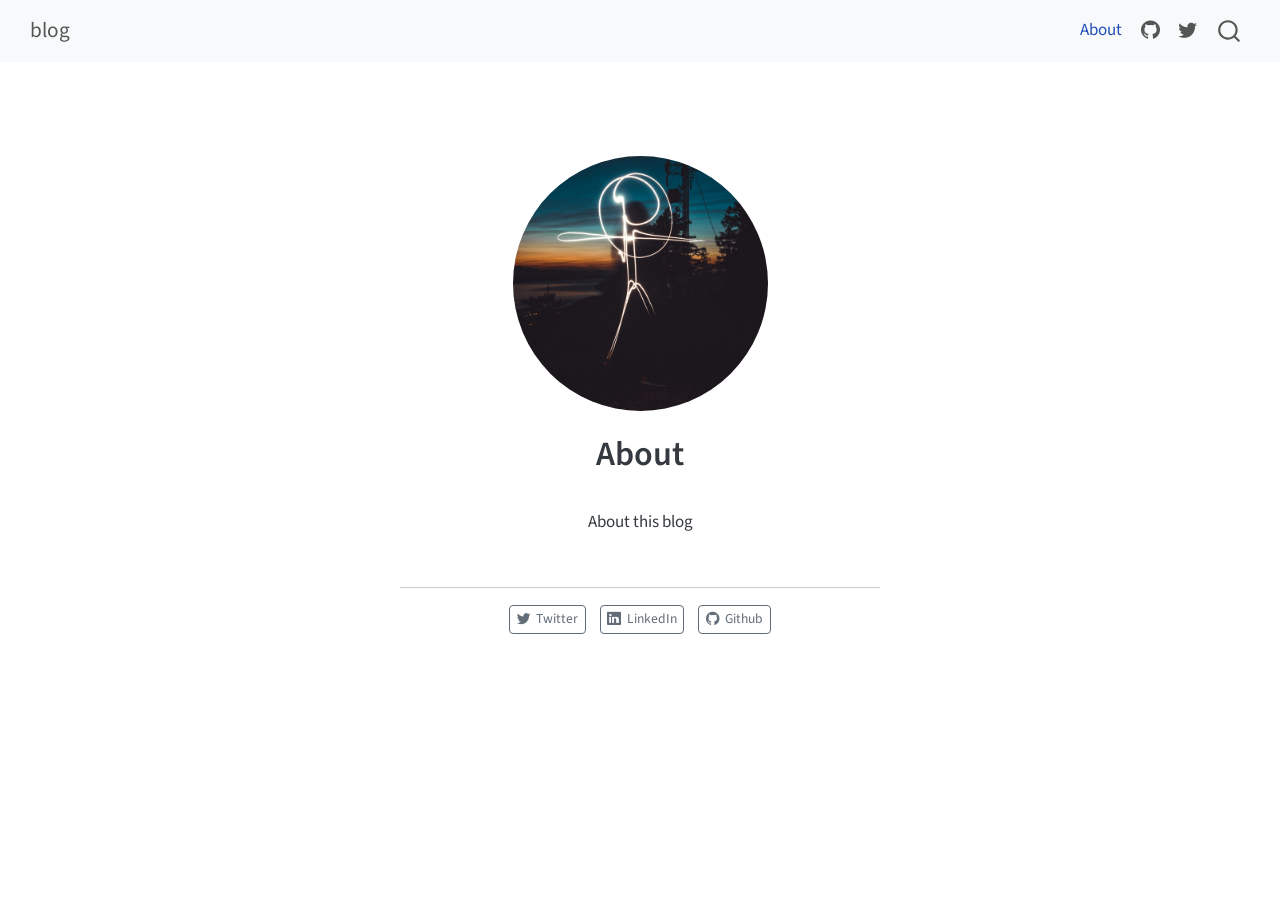
<file: about.html>
<!DOCTYPE html>
<html xmlns="http://www.w3.org/1999/xhtml" lang="en" xml:lang="en"><head>

<meta charset="utf-8">
<meta name="generator" content="quarto-1.8.26">

<meta name="viewport" content="width=device-width, initial-scale=1.0, user-scalable=yes">


<title>About – blog</title>
<style>
code{white-space: pre-wrap;}
span.smallcaps{font-variant: small-caps;}
div.columns{display: flex; gap: min(4vw, 1.5em);}
div.column{flex: auto; overflow-x: auto;}
div.hanging-indent{margin-left: 1.5em; text-indent: -1.5em;}
ul.task-list{list-style: none;}
ul.task-list li input[type="checkbox"] {
  width: 0.8em;
  margin: 0 0.8em 0.2em -1em; /* quarto-specific, see https://github.com/quarto-dev/quarto-cli/issues/4556 */ 
  vertical-align: middle;
}
</style>


<script src="site_libs/quarto-nav/quarto-nav.js"></script>
<script src="site_libs/quarto-nav/headroom.min.js"></script>
<script src="site_libs/clipboard/clipboard.min.js"></script>
<script src="site_libs/quarto-search/autocomplete.umd.js"></script>
<script src="site_libs/quarto-search/fuse.min.js"></script>
<script src="site_libs/quarto-search/quarto-search.js"></script>
<meta name="quarto:offset" content="./">
<script src="site_libs/quarto-html/quarto.js" type="module"></script>
<script src="site_libs/quarto-html/tabsets/tabsets.js" type="module"></script>
<script src="site_libs/quarto-html/axe/axe-check.js" type="module"></script>
<script src="site_libs/quarto-html/popper.min.js"></script>
<script src="site_libs/quarto-html/tippy.umd.min.js"></script>
<link href="site_libs/quarto-html/tippy.css" rel="stylesheet">
<link href="site_libs/quarto-html/quarto-syntax-highlighting-587c61ba64f3a5504c4d52d930310e48.css" rel="stylesheet" id="quarto-text-highlighting-styles">
<script src="site_libs/bootstrap/bootstrap.min.js"></script>
<link href="site_libs/bootstrap/bootstrap-icons.css" rel="stylesheet">
<link href="site_libs/bootstrap/bootstrap-dc21c1100d14fda1f18056ffed7c7ac6.min.css" rel="stylesheet" append-hash="true" id="quarto-bootstrap" data-mode="light">
<script id="quarto-search-options" type="application/json">{
  "location": "navbar",
  "copy-button": false,
  "collapse-after": 3,
  "panel-placement": "end",
  "type": "overlay",
  "limit": 50,
  "keyboard-shortcut": [
    "f",
    "/",
    "s"
  ],
  "show-item-context": false,
  "language": {
    "search-no-results-text": "No results",
    "search-matching-documents-text": "matching documents",
    "search-copy-link-title": "Copy link to search",
    "search-hide-matches-text": "Hide additional matches",
    "search-more-match-text": "more match in this document",
    "search-more-matches-text": "more matches in this document",
    "search-clear-button-title": "Clear",
    "search-text-placeholder": "",
    "search-detached-cancel-button-title": "Cancel",
    "search-submit-button-title": "Submit",
    "search-label": "Search"
  }
}</script>


<link rel="stylesheet" href="styles.css">
</head>

<body class="nav-fixed fullcontent quarto-light">

<div id="quarto-search-results"></div>
  <header id="quarto-header" class="headroom fixed-top">
    <nav class="navbar navbar-expand-lg " data-bs-theme="dark">
      <div class="navbar-container container-fluid">
      <div class="navbar-brand-container mx-auto">
    <a class="navbar-brand" href="./index.html">
    <span class="navbar-title">blog</span>
    </a>
  </div>
            <div id="quarto-search" class="" title="Search"></div>
          <button class="navbar-toggler" type="button" data-bs-toggle="collapse" data-bs-target="#navbarCollapse" aria-controls="navbarCollapse" role="menu" aria-expanded="false" aria-label="Toggle navigation" onclick="if (window.quartoToggleHeadroom) { window.quartoToggleHeadroom(); }">
  <span class="navbar-toggler-icon"></span>
</button>
          <div class="collapse navbar-collapse" id="navbarCollapse">
            <ul class="navbar-nav navbar-nav-scroll ms-auto">
  <li class="nav-item">
    <a class="nav-link active" href="./about.html" aria-current="page"> 
<span class="menu-text">About</span></a>
  </li>  
  <li class="nav-item compact">
    <a class="nav-link" href="https://github.com/"> <i class="bi bi-github" role="img">
</i> 
<span class="menu-text"></span></a>
  </li>  
  <li class="nav-item compact">
    <a class="nav-link" href="https://twitter.com"> <i class="bi bi-twitter" role="img">
</i> 
<span class="menu-text"></span></a>
  </li>  
</ul>
          </div> <!-- /navcollapse -->
            <div class="quarto-navbar-tools">
</div>
      </div> <!-- /container-fluid -->
    </nav>
</header>
<!-- content -->
<div id="quarto-content" class="quarto-container page-columns page-rows-contents page-layout-article page-navbar">
<!-- sidebar -->
<!-- margin-sidebar -->
    
<!-- main -->
<div class="quarto-about-jolla">
  <img src="profile.jpg" class="about-image
  round " style="height: 15em; width: 15em;">
 <header id="title-block-header" class="quarto-title-block default">
<div class="quarto-title">
<h1 class="title">About</h1>
</div>
<div class="quarto-title-meta">
  </div>
</header><main class="content" id="quarto-document-content">
<p>About this blog</p>


</main> 
  <hr class="about-sep">
   <div class="about-links">
  <a href="https://twitter.com" class="about-link" rel="" target="">
    <i class="bi bi-twitter"></i>
     <span class="about-link-text">Twitter</span>
  </a>
  <a href="https://linkedin.com" class="about-link" rel="" target="">
    <i class="bi bi-linkedin"></i>
     <span class="about-link-text">LinkedIn</span>
  </a>
  <a href="https://github.com" class="about-link" rel="" target="">
    <i class="bi bi-github"></i>
     <span class="about-link-text">Github</span>
  </a>
</div>
</div>
 <!-- /main -->
<script id="quarto-html-after-body" type="application/javascript">
  window.document.addEventListener("DOMContentLoaded", function (event) {
    const isCodeAnnotation = (el) => {
      for (const clz of el.classList) {
        if (clz.startsWith('code-annotation-')) {                     
          return true;
        }
      }
      return false;
    }
    const onCopySuccess = function(e) {
      // button target
      const button = e.trigger;
      // don't keep focus
      button.blur();
      // flash "checked"
      button.classList.add('code-copy-button-checked');
      var currentTitle = button.getAttribute("title");
      button.setAttribute("title", "Copied!");
      let tooltip;
      if (window.bootstrap) {
        button.setAttribute("data-bs-toggle", "tooltip");
        button.setAttribute("data-bs-placement", "left");
        button.setAttribute("data-bs-title", "Copied!");
        tooltip = new bootstrap.Tooltip(button, 
          { trigger: "manual", 
            customClass: "code-copy-button-tooltip",
            offset: [0, -8]});
        tooltip.show();    
      }
      setTimeout(function() {
        if (tooltip) {
          tooltip.hide();
          button.removeAttribute("data-bs-title");
          button.removeAttribute("data-bs-toggle");
          button.removeAttribute("data-bs-placement");
        }
        button.setAttribute("title", currentTitle);
        button.classList.remove('code-copy-button-checked');
      }, 1000);
      // clear code selection
      e.clearSelection();
    }
    const getTextToCopy = function(trigger) {
      const outerScaffold = trigger.parentElement.cloneNode(true);
      const codeEl = outerScaffold.querySelector('code');
      for (const childEl of codeEl.children) {
        if (isCodeAnnotation(childEl)) {
          childEl.remove();
        }
      }
      return codeEl.innerText;
    }
    const clipboard = new window.ClipboardJS('.code-copy-button:not([data-in-quarto-modal])', {
      text: getTextToCopy
    });
    clipboard.on('success', onCopySuccess);
    if (window.document.getElementById('quarto-embedded-source-code-modal')) {
      const clipboardModal = new window.ClipboardJS('.code-copy-button[data-in-quarto-modal]', {
        text: getTextToCopy,
        container: window.document.getElementById('quarto-embedded-source-code-modal')
      });
      clipboardModal.on('success', onCopySuccess);
    }
      var localhostRegex = new RegExp(/^(?:http|https):\/\/localhost\:?[0-9]*\//);
      var mailtoRegex = new RegExp(/^mailto:/);
        var filterRegex = new RegExp("https:\/\/matheusdelg\.github\.io\/blog");
      var isInternal = (href) => {
          return filterRegex.test(href) || localhostRegex.test(href) || mailtoRegex.test(href);
      }
      // Inspect non-navigation links and adorn them if external
     var links = window.document.querySelectorAll('a[href]:not(.nav-link):not(.navbar-brand):not(.toc-action):not(.sidebar-link):not(.sidebar-item-toggle):not(.pagination-link):not(.no-external):not([aria-hidden]):not(.dropdown-item):not(.quarto-navigation-tool):not(.about-link)');
      for (var i=0; i<links.length; i++) {
        const link = links[i];
        if (!isInternal(link.href)) {
          // undo the damage that might have been done by quarto-nav.js in the case of
          // links that we want to consider external
          if (link.dataset.originalHref !== undefined) {
            link.href = link.dataset.originalHref;
          }
        }
      }
    function tippyHover(el, contentFn, onTriggerFn, onUntriggerFn) {
      const config = {
        allowHTML: true,
        maxWidth: 500,
        delay: 100,
        arrow: false,
        appendTo: function(el) {
            return el.parentElement;
        },
        interactive: true,
        interactiveBorder: 10,
        theme: 'quarto',
        placement: 'bottom-start',
      };
      if (contentFn) {
        config.content = contentFn;
      }
      if (onTriggerFn) {
        config.onTrigger = onTriggerFn;
      }
      if (onUntriggerFn) {
        config.onUntrigger = onUntriggerFn;
      }
      window.tippy(el, config); 
    }
    const noterefs = window.document.querySelectorAll('a[role="doc-noteref"]');
    for (var i=0; i<noterefs.length; i++) {
      const ref = noterefs[i];
      tippyHover(ref, function() {
        // use id or data attribute instead here
        let href = ref.getAttribute('data-footnote-href') || ref.getAttribute('href');
        try { href = new URL(href).hash; } catch {}
        const id = href.replace(/^#\/?/, "");
        const note = window.document.getElementById(id);
        if (note) {
          return note.innerHTML;
        } else {
          return "";
        }
      });
    }
    const xrefs = window.document.querySelectorAll('a.quarto-xref');
    const processXRef = (id, note) => {
      // Strip column container classes
      const stripColumnClz = (el) => {
        el.classList.remove("page-full", "page-columns");
        if (el.children) {
          for (const child of el.children) {
            stripColumnClz(child);
          }
        }
      }
      stripColumnClz(note)
      if (id === null || id.startsWith('sec-')) {
        // Special case sections, only their first couple elements
        const container = document.createElement("div");
        if (note.children && note.children.length > 2) {
          container.appendChild(note.children[0].cloneNode(true));
          for (let i = 1; i < note.children.length; i++) {
            const child = note.children[i];
            if (child.tagName === "P" && child.innerText === "") {
              continue;
            } else {
              container.appendChild(child.cloneNode(true));
              break;
            }
          }
          if (window.Quarto?.typesetMath) {
            window.Quarto.typesetMath(container);
          }
          return container.innerHTML
        } else {
          if (window.Quarto?.typesetMath) {
            window.Quarto.typesetMath(note);
          }
          return note.innerHTML;
        }
      } else {
        // Remove any anchor links if they are present
        const anchorLink = note.querySelector('a.anchorjs-link');
        if (anchorLink) {
          anchorLink.remove();
        }
        if (window.Quarto?.typesetMath) {
          window.Quarto.typesetMath(note);
        }
        if (note.classList.contains("callout")) {
          return note.outerHTML;
        } else {
          return note.innerHTML;
        }
      }
    }
    for (var i=0; i<xrefs.length; i++) {
      const xref = xrefs[i];
      tippyHover(xref, undefined, function(instance) {
        instance.disable();
        let url = xref.getAttribute('href');
        let hash = undefined; 
        if (url.startsWith('#')) {
          hash = url;
        } else {
          try { hash = new URL(url).hash; } catch {}
        }
        if (hash) {
          const id = hash.replace(/^#\/?/, "");
          const note = window.document.getElementById(id);
          if (note !== null) {
            try {
              const html = processXRef(id, note.cloneNode(true));
              instance.setContent(html);
            } finally {
              instance.enable();
              instance.show();
            }
          } else {
            // See if we can fetch this
            fetch(url.split('#')[0])
            .then(res => res.text())
            .then(html => {
              const parser = new DOMParser();
              const htmlDoc = parser.parseFromString(html, "text/html");
              const note = htmlDoc.getElementById(id);
              if (note !== null) {
                const html = processXRef(id, note);
                instance.setContent(html);
              } 
            }).finally(() => {
              instance.enable();
              instance.show();
            });
          }
        } else {
          // See if we can fetch a full url (with no hash to target)
          // This is a special case and we should probably do some content thinning / targeting
          fetch(url)
          .then(res => res.text())
          .then(html => {
            const parser = new DOMParser();
            const htmlDoc = parser.parseFromString(html, "text/html");
            const note = htmlDoc.querySelector('main.content');
            if (note !== null) {
              // This should only happen for chapter cross references
              // (since there is no id in the URL)
              // remove the first header
              if (note.children.length > 0 && note.children[0].tagName === "HEADER") {
                note.children[0].remove();
              }
              const html = processXRef(null, note);
              instance.setContent(html);
            } 
          }).finally(() => {
            instance.enable();
            instance.show();
          });
        }
      }, function(instance) {
      });
    }
        let selectedAnnoteEl;
        const selectorForAnnotation = ( cell, annotation) => {
          let cellAttr = 'data-code-cell="' + cell + '"';
          let lineAttr = 'data-code-annotation="' +  annotation + '"';
          const selector = 'span[' + cellAttr + '][' + lineAttr + ']';
          return selector;
        }
        const selectCodeLines = (annoteEl) => {
          const doc = window.document;
          const targetCell = annoteEl.getAttribute("data-target-cell");
          const targetAnnotation = annoteEl.getAttribute("data-target-annotation");
          const annoteSpan = window.document.querySelector(selectorForAnnotation(targetCell, targetAnnotation));
          const lines = annoteSpan.getAttribute("data-code-lines").split(",");
          const lineIds = lines.map((line) => {
            return targetCell + "-" + line;
          })
          let top = null;
          let height = null;
          let parent = null;
          if (lineIds.length > 0) {
              //compute the position of the single el (top and bottom and make a div)
              const el = window.document.getElementById(lineIds[0]);
              top = el.offsetTop;
              height = el.offsetHeight;
              parent = el.parentElement.parentElement;
            if (lineIds.length > 1) {
              const lastEl = window.document.getElementById(lineIds[lineIds.length - 1]);
              const bottom = lastEl.offsetTop + lastEl.offsetHeight;
              height = bottom - top;
            }
            if (top !== null && height !== null && parent !== null) {
              // cook up a div (if necessary) and position it 
              let div = window.document.getElementById("code-annotation-line-highlight");
              if (div === null) {
                div = window.document.createElement("div");
                div.setAttribute("id", "code-annotation-line-highlight");
                div.style.position = 'absolute';
                parent.appendChild(div);
              }
              div.style.top = top - 2 + "px";
              div.style.height = height + 4 + "px";
              div.style.left = 0;
              let gutterDiv = window.document.getElementById("code-annotation-line-highlight-gutter");
              if (gutterDiv === null) {
                gutterDiv = window.document.createElement("div");
                gutterDiv.setAttribute("id", "code-annotation-line-highlight-gutter");
                gutterDiv.style.position = 'absolute';
                const codeCell = window.document.getElementById(targetCell);
                const gutter = codeCell.querySelector('.code-annotation-gutter');
                gutter.appendChild(gutterDiv);
              }
              gutterDiv.style.top = top - 2 + "px";
              gutterDiv.style.height = height + 4 + "px";
            }
            selectedAnnoteEl = annoteEl;
          }
        };
        const unselectCodeLines = () => {
          const elementsIds = ["code-annotation-line-highlight", "code-annotation-line-highlight-gutter"];
          elementsIds.forEach((elId) => {
            const div = window.document.getElementById(elId);
            if (div) {
              div.remove();
            }
          });
          selectedAnnoteEl = undefined;
        };
          // Handle positioning of the toggle
      window.addEventListener(
        "resize",
        throttle(() => {
          elRect = undefined;
          if (selectedAnnoteEl) {
            selectCodeLines(selectedAnnoteEl);
          }
        }, 10)
      );
      function throttle(fn, ms) {
      let throttle = false;
      let timer;
        return (...args) => {
          if(!throttle) { // first call gets through
              fn.apply(this, args);
              throttle = true;
          } else { // all the others get throttled
              if(timer) clearTimeout(timer); // cancel #2
              timer = setTimeout(() => {
                fn.apply(this, args);
                timer = throttle = false;
              }, ms);
          }
        };
      }
        // Attach click handler to the DT
        const annoteDls = window.document.querySelectorAll('dt[data-target-cell]');
        for (const annoteDlNode of annoteDls) {
          annoteDlNode.addEventListener('click', (event) => {
            const clickedEl = event.target;
            if (clickedEl !== selectedAnnoteEl) {
              unselectCodeLines();
              const activeEl = window.document.querySelector('dt[data-target-cell].code-annotation-active');
              if (activeEl) {
                activeEl.classList.remove('code-annotation-active');
              }
              selectCodeLines(clickedEl);
              clickedEl.classList.add('code-annotation-active');
            } else {
              // Unselect the line
              unselectCodeLines();
              clickedEl.classList.remove('code-annotation-active');
            }
          });
        }
    const findCites = (el) => {
      const parentEl = el.parentElement;
      if (parentEl) {
        const cites = parentEl.dataset.cites;
        if (cites) {
          return {
            el,
            cites: cites.split(' ')
          };
        } else {
          return findCites(el.parentElement)
        }
      } else {
        return undefined;
      }
    };
    var bibliorefs = window.document.querySelectorAll('a[role="doc-biblioref"]');
    for (var i=0; i<bibliorefs.length; i++) {
      const ref = bibliorefs[i];
      const citeInfo = findCites(ref);
      if (citeInfo) {
        tippyHover(citeInfo.el, function() {
          var popup = window.document.createElement('div');
          citeInfo.cites.forEach(function(cite) {
            var citeDiv = window.document.createElement('div');
            citeDiv.classList.add('hanging-indent');
            citeDiv.classList.add('csl-entry');
            var biblioDiv = window.document.getElementById('ref-' + cite);
            if (biblioDiv) {
              citeDiv.innerHTML = biblioDiv.innerHTML;
            }
            popup.appendChild(citeDiv);
          });
          return popup.innerHTML;
        });
      }
    }
  });
  </script>
</div> <!-- /content -->




</body></html>
</file>
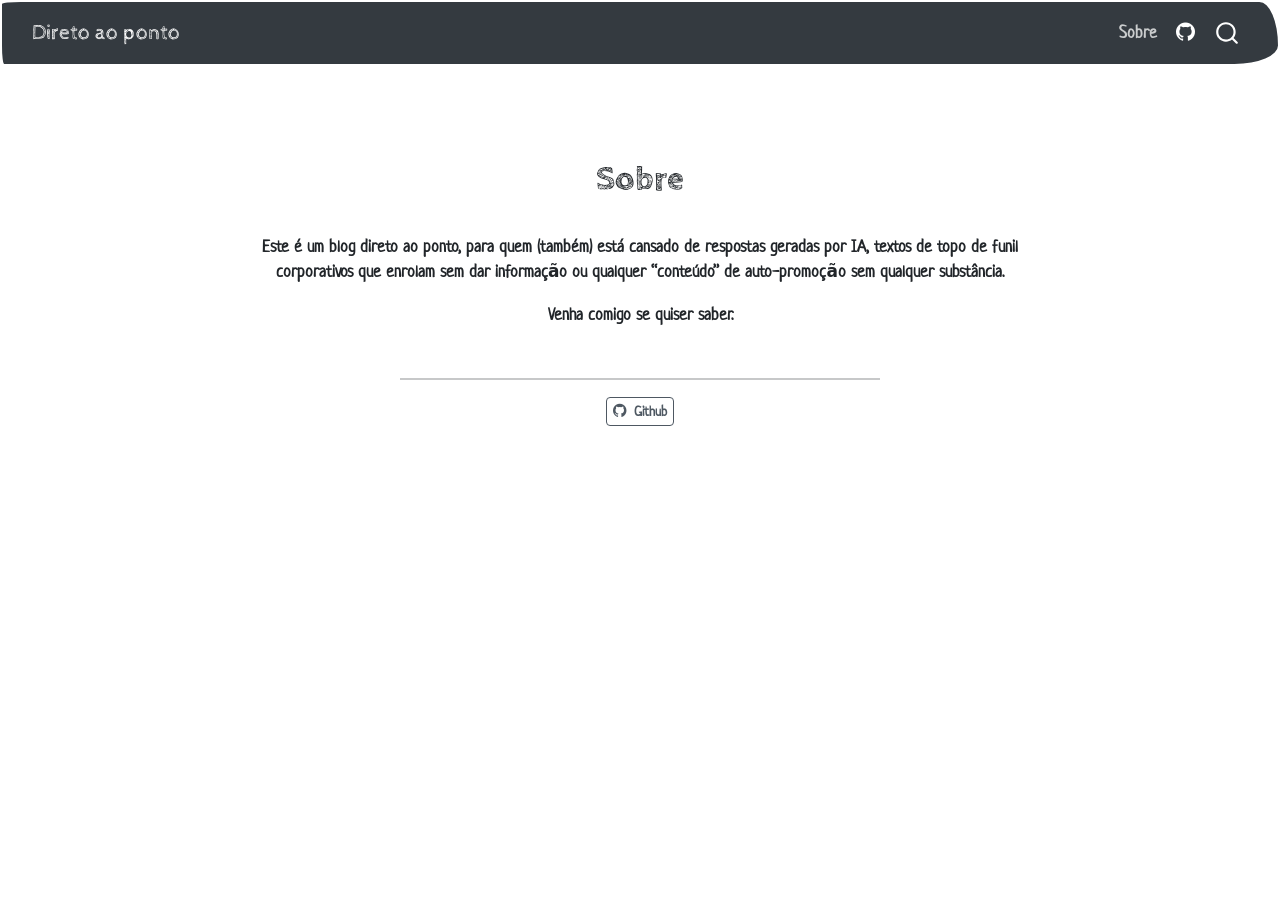
<file: docs/about.html>
<!DOCTYPE html>
<html xmlns="http://www.w3.org/1999/xhtml" lang="en" xml:lang="en"><head>

<meta charset="utf-8">
<meta name="generator" content="quarto-1.10.19">

<meta name="viewport" content="width=device-width, initial-scale=1.0, user-scalable=yes">


<title>Sobre – Direto ao ponto</title>
<style>
/* Default styles provided by pandoc.
** See https://pandoc.org/MANUAL.html#variables-for-html for config info.
*/
span.smallcaps{font-variant: small-caps;}
div.columns{display: flex; gap: 1.5em;}
div.column{flex: auto;}
@media screen {
div.columns{gap: min(4vw, 1.5em);}
div.column{overflow-x: auto;}
}
div.hanging-indent{margin-left: 1.5em; text-indent: -1.5em;}
ul.task-list{list-style: none;}
ul.task-list li input[type="checkbox"] {
  width: 0.8em;
  margin: 0 0.8em 0.2em -1em; /* quarto-specific, see https://github.com/quarto-dev/quarto-cli/issues/4556 */ 
  vertical-align: middle;
}
</style>


<script src="site_libs/quarto-nav/quarto-nav.js"></script>
<script src="site_libs/quarto-nav/headroom.min.js"></script>
<script src="site_libs/clipboard/clipboard.min.js"></script>
<script src="site_libs/quarto-search/autocomplete.umd.js"></script>
<script src="site_libs/quarto-search/fuse.min.js"></script>
<script src="site_libs/quarto-search/quarto-search.js"></script>
<meta name="quarto:offset" content="./">
<script src="site_libs/quarto-html/quarto.js" type="module"></script>
<script src="site_libs/quarto-html/tabsets/tabsets.js" type="module"></script>
<script src="site_libs/quarto-html/popper.min.js"></script>
<script src="site_libs/quarto-html/tippy.umd.min.js"></script>
<link href="site_libs/quarto-html/tippy.css" rel="stylesheet">
<link href="site_libs/quarto-html/quarto-syntax-highlighting-bf27225e3a48a9273f3daa8f8e829971.css" rel="stylesheet" id="quarto-text-highlighting-styles">
<script src="site_libs/bootstrap/bootstrap.min.js"></script>
<link href="site_libs/bootstrap/bootstrap-icons.css" rel="stylesheet">
<link href="site_libs/bootstrap/bootstrap-9f328b15d6bba976473ccc5e94162292.min.css" rel="stylesheet" append-hash="true" id="quarto-bootstrap" data-mode="light">
<script id="quarto-search-options" type="application/json">{
  "location": "navbar",
  "copy-button": false,
  "collapse-after": 3,
  "panel-placement": "end",
  "type": "overlay",
  "limit": 50,
  "keyboard-shortcut": [
    "f",
    "/",
    "s"
  ],
  "show-item-context": false,
  "language": {
    "search-no-results-text": "No results",
    "search-matching-documents-text": "matching documents",
    "search-copy-link-title": "Copy link to search",
    "search-hide-matches-text": "Hide additional matches",
    "search-more-match-text": "more match in this document",
    "search-more-matches-text": "more matches in this document",
    "search-clear-button-title": "Clear",
    "search-text-placeholder": "",
    "search-detached-cancel-button-title": "Cancel",
    "search-submit-button-title": "Submit",
    "search-label": "Search"
  }
}</script>


<link rel="stylesheet" href="styles.css">
</head>

<body class="nav-fixed fullcontent quarto-light">

<div id="quarto-search-results"></div>
  <header id="quarto-header" class="headroom fixed-top">
    <nav class="navbar navbar-expand-lg " data-bs-theme="dark">
      <div class="navbar-container container-fluid">
      <div class="navbar-brand-container mx-auto">
    <a class="navbar-brand" href="./index.html">
    <span class="navbar-title">Direto ao ponto</span>
    </a>
  </div>
            <div id="quarto-search" class="" title="Search"></div>
          <button class="navbar-toggler" type="button" data-bs-toggle="collapse" data-bs-target="#navbarCollapse" aria-controls="navbarCollapse" role="menu" aria-expanded="false" aria-label="Toggle navigation" onclick="if (window.quartoToggleHeadroom) { window.quartoToggleHeadroom(); }">
  <span class="navbar-toggler-icon"></span>
</button>
          <div class="collapse navbar-collapse" id="navbarCollapse">
            <ul class="navbar-nav navbar-nav-scroll ms-auto">
  <li class="nav-item">
    <a class="nav-link active" href="./about.html" aria-current="page"> 
<span class="menu-text">Sobre</span></a>
  </li>  
  <li class="nav-item compact">
    <a class="nav-link" href="https://github.com/"> <i class="bi bi-github" role="img">
</i> 
<span class="menu-text"></span></a>
  </li>  
</ul>
          </div> <!-- /navcollapse -->
            <div class="quarto-navbar-tools">
</div>
      </div> <!-- /container-fluid -->
    </nav>
</header>
<!-- content -->
<div id="quarto-content" class="quarto-container page-columns page-rows-contents page-layout-article page-navbar">
<!-- sidebar -->
<!-- margin-sidebar -->
    
<!-- main -->
<div class="quarto-about-jolla">
 <header id="title-block-header" class="quarto-title-block default">
<div class="quarto-title">
<h1 class="title">Sobre</h1>
</div>
<div class="quarto-title-meta">
  </div>
</header><main class="content" id="quarto-document-content">
<p>Este é um blog direto ao ponto, para quem (também) está cansado de respostas geradas por IA, textos de topo de funil corporativos que enrolam sem dar informação ou qualquer “conteúdo” de auto-promoção sem qualquer substância.</p>
<p>Venha comigo se quiser saber.</p>


</main> 
  <hr class="about-sep">
   <div class="about-links">
  <a href="https://github.com" class="about-link" rel="" target="">
    <i class="bi bi-github"></i>
     <span class="about-link-text">Github</span>
  </a>
</div>
</div>
 <!-- /main -->
<script id="quarto-html-after-body" type="application/javascript">
  window.document.addEventListener("DOMContentLoaded", function (event) {
    const isCodeAnnotation = (el) => {
      for (const clz of el.classList) {
        if (clz.startsWith('code-annotation-')) {                     
          return true;
        }
      }
      return false;
    }
    const onCopySuccess = function(e) {
      // button target
      const button = e.trigger;
      // don't keep focus
      button.blur();
      // flash "checked"
      button.classList.add('code-copy-button-checked');
      var currentTitle = button.getAttribute("title");
      button.setAttribute("title", "Copied!");
      let tooltip;
      if (window.bootstrap) {
        button.setAttribute("data-bs-toggle", "tooltip");
        button.setAttribute("data-bs-placement", "left");
        button.setAttribute("data-bs-title", "Copied!");
        tooltip = new bootstrap.Tooltip(button, 
          { trigger: "manual", 
            customClass: "code-copy-button-tooltip",
            offset: [0, -8]});
        tooltip.show();    
      }
      setTimeout(function() {
        if (tooltip) {
          tooltip.hide();
          button.removeAttribute("data-bs-title");
          button.removeAttribute("data-bs-toggle");
          button.removeAttribute("data-bs-placement");
        }
        button.setAttribute("title", currentTitle);
        button.classList.remove('code-copy-button-checked');
      }, 1000);
      // clear code selection
      e.clearSelection();
    }
    const getTextToCopy = function(trigger) {
      const outerScaffold = trigger.parentElement.cloneNode(true);
      const codeEl = outerScaffold.querySelector('code');
      for (const childEl of codeEl.children) {
        if (isCodeAnnotation(childEl)) {
          childEl.remove();
        }
      }
      return codeEl.innerText;
    }
    const clipboard = new window.ClipboardJS('.code-copy-button:not([data-in-quarto-modal])', {
      text: getTextToCopy
    });
    clipboard.on('success', onCopySuccess);
    if (window.document.getElementById('quarto-embedded-source-code-modal')) {
      const clipboardModal = new window.ClipboardJS('.code-copy-button[data-in-quarto-modal]', {
        text: getTextToCopy,
        container: window.document.getElementById('quarto-embedded-source-code-modal')
      });
      clipboardModal.on('success', onCopySuccess);
    }
      var localhostRegex = new RegExp(/^(?:http|https):\/\/localhost\:?[0-9]*\//);
      var mailtoRegex = new RegExp(/^mailto:/);
        var filterRegex = new RegExp("https:\/\/your-website-url\.example\.com");
      var isInternal = (href) => {
          return filterRegex.test(href) || localhostRegex.test(href) || mailtoRegex.test(href);
      }
      // Inspect non-navigation links and adorn them if external
     var links = window.document.querySelectorAll('a[href]:not(.nav-link):not(.navbar-brand):not(.toc-action):not(.sidebar-link):not(.sidebar-item-toggle):not(.pagination-link):not(.no-external):not([aria-hidden]):not(.dropdown-item):not(.quarto-navigation-tool):not(.about-link)');
      for (var i=0; i<links.length; i++) {
        const link = links[i];
        if (!isInternal(link.href)) {
          // undo the damage that might have been done by quarto-nav.js in the case of
          // links that we want to consider external
          if (link.dataset.originalHref !== undefined) {
            link.href = link.dataset.originalHref;
          }
        }
      }
    function tippyHover(el, contentFn, onTriggerFn, onUntriggerFn) {
      const config = {
        allowHTML: true,
        maxWidth: 500,
        delay: 100,
        arrow: false,
        appendTo: function(el) {
            return el.parentElement;
        },
        interactive: true,
        interactiveBorder: 10,
        theme: 'quarto',
        placement: 'bottom-start',
      };
      if (contentFn) {
        config.content = contentFn;
      }
      if (onTriggerFn) {
        config.onTrigger = onTriggerFn;
      }
      if (onUntriggerFn) {
        config.onUntrigger = onUntriggerFn;
      }
      window.tippy(el, config); 
    }
    const noterefs = window.document.querySelectorAll('a[role="doc-noteref"]');
    for (var i=0; i<noterefs.length; i++) {
      const ref = noterefs[i];
      tippyHover(ref, function() {
        // use id or data attribute instead here
        let href = ref.getAttribute('data-footnote-href') || ref.getAttribute('href');
        try { href = new URL(href).hash; } catch {}
        const id = href.replace(/^#\/?/, "");
        const note = window.document.getElementById(id);
        if (note) {
          return note.innerHTML;
        } else {
          return "";
        }
      });
    }
    const xrefs = window.document.querySelectorAll('a.quarto-xref');
    const processXRef = (id, note) => {
      // Strip column container classes
      const stripColumnClz = (el) => {
        el.classList.remove("page-full", "page-columns");
        if (el.children) {
          for (const child of el.children) {
            stripColumnClz(child);
          }
        }
      }
      stripColumnClz(note)
      if (id === null || id.startsWith('sec-')) {
        // Special case sections, only their first couple elements
        const container = document.createElement("div");
        if (note.children && note.children.length > 2) {
          container.appendChild(note.children[0].cloneNode(true));
          for (let i = 1; i < note.children.length; i++) {
            const child = note.children[i];
            if (child.tagName === "P" && child.innerText === "") {
              continue;
            } else {
              container.appendChild(child.cloneNode(true));
              break;
            }
          }
          if (window.Quarto?.typesetMath) {
            window.Quarto.typesetMath(container);
          }
          return container.innerHTML
        } else {
          if (window.Quarto?.typesetMath) {
            window.Quarto.typesetMath(note);
          }
          return note.innerHTML;
        }
      } else {
        // Remove any anchor links if they are present
        const anchorLink = note.querySelector('a.anchorjs-link');
        if (anchorLink) {
          anchorLink.remove();
        }
        if (window.Quarto?.typesetMath) {
          window.Quarto.typesetMath(note);
        }
        if (note.classList.contains("callout")) {
          return note.outerHTML;
        } else {
          return note.innerHTML;
        }
      }
    }
    for (var i=0; i<xrefs.length; i++) {
      const xref = xrefs[i];
      tippyHover(xref, undefined, function(instance) {
        instance.disable();
        let url = xref.getAttribute('href');
        let hash = undefined; 
        if (url.startsWith('#')) {
          hash = url;
        } else {
          try { hash = new URL(url).hash; } catch {}
        }
        if (hash) {
          const id = hash.replace(/^#\/?/, "");
          const note = window.document.getElementById(id);
          if (note !== null) {
            try {
              const html = processXRef(id, note.cloneNode(true));
              instance.setContent(html);
            } finally {
              instance.enable();
              instance.show();
            }
          } else {
            // See if we can fetch this
            fetch(url.split('#')[0])
            .then(res => res.text())
            .then(html => {
              const parser = new DOMParser();
              const htmlDoc = parser.parseFromString(html, "text/html");
              const note = htmlDoc.getElementById(id);
              if (note !== null) {
                const html = processXRef(id, note);
                instance.setContent(html);
              } 
            }).finally(() => {
              instance.enable();
              instance.show();
            });
          }
        } else {
          // See if we can fetch a full url (with no hash to target)
          // This is a special case and we should probably do some content thinning / targeting
          fetch(url)
          .then(res => res.text())
          .then(html => {
            const parser = new DOMParser();
            const htmlDoc = parser.parseFromString(html, "text/html");
            const note = htmlDoc.querySelector('main.content');
            if (note !== null) {
              // This should only happen for chapter cross references
              // (since there is no id in the URL)
              // remove the first header
              if (note.children.length > 0 && note.children[0].tagName === "HEADER") {
                note.children[0].remove();
              }
              const html = processXRef(null, note);
              instance.setContent(html);
            } 
          }).finally(() => {
            instance.enable();
            instance.show();
          });
        }
      }, function(instance) {
      });
    }
        let selectedAnnoteEl;
        const selectorForAnnotation = ( cell, annotation) => {
          let cellAttr = 'data-code-cell="' + cell + '"';
          let lineAttr = 'data-code-annotation="' +  annotation + '"';
          const selector = 'span[' + cellAttr + '][' + lineAttr + ']';
          return selector;
        }
        const selectCodeLines = (annoteEl) => {
          const doc = window.document;
          const targetCell = annoteEl.getAttribute("data-target-cell");
          const targetAnnotation = annoteEl.getAttribute("data-target-annotation");
          const annoteSpan = window.document.querySelector(selectorForAnnotation(targetCell, targetAnnotation));
          const lines = annoteSpan.getAttribute("data-code-lines").split(",");
          const lineIds = lines.map((line) => {
            return targetCell + "-" + line;
          })
          let top = null;
          let height = null;
          let parent = null;
          if (lineIds.length > 0) {
              //compute the position of the single el (top and bottom and make a div)
              const el = window.document.getElementById(lineIds[0]);
              top = el.offsetTop;
              height = el.offsetHeight;
              parent = el.parentElement.parentElement;
            if (lineIds.length > 1) {
              const lastEl = window.document.getElementById(lineIds[lineIds.length - 1]);
              const bottom = lastEl.offsetTop + lastEl.offsetHeight;
              height = bottom - top;
            }
            if (top !== null && height !== null && parent !== null) {
              // cook up a div (if necessary) and position it 
              let div = window.document.getElementById("code-annotation-line-highlight");
              if (div === null) {
                div = window.document.createElement("div");
                div.setAttribute("id", "code-annotation-line-highlight");
                div.style.position = 'absolute';
                parent.appendChild(div);
              }
              div.style.top = top - 2 + "px";
              div.style.height = height + 4 + "px";
              div.style.left = 0;
              let gutterDiv = window.document.getElementById("code-annotation-line-highlight-gutter");
              if (gutterDiv === null) {
                gutterDiv = window.document.createElement("div");
                gutterDiv.setAttribute("id", "code-annotation-line-highlight-gutter");
                gutterDiv.style.position = 'absolute';
                const codeCell = window.document.getElementById(targetCell);
                const gutter = codeCell.querySelector('.code-annotation-gutter');
                gutter.appendChild(gutterDiv);
              }
              gutterDiv.style.top = top - 2 + "px";
              gutterDiv.style.height = height + 4 + "px";
            }
            selectedAnnoteEl = annoteEl;
          }
        };
        const unselectCodeLines = () => {
          const elementsIds = ["code-annotation-line-highlight", "code-annotation-line-highlight-gutter"];
          elementsIds.forEach((elId) => {
            const div = window.document.getElementById(elId);
            if (div) {
              div.remove();
            }
          });
          selectedAnnoteEl = undefined;
        };
          // Handle positioning of the toggle
      window.addEventListener(
        "resize",
        throttle(() => {
          elRect = undefined;
          if (selectedAnnoteEl) {
            selectCodeLines(selectedAnnoteEl);
          }
        }, 10)
      );
      function throttle(fn, ms) {
      let throttle = false;
      let timer;
        return (...args) => {
          if(!throttle) { // first call gets through
              fn.apply(this, args);
              throttle = true;
          } else { // all the others get throttled
              if(timer) clearTimeout(timer); // cancel #2
              timer = setTimeout(() => {
                fn.apply(this, args);
                timer = throttle = false;
              }, ms);
          }
        };
      }
        // Attach click handler to the DT
        const annoteDls = window.document.querySelectorAll('dt[data-target-cell]');
        for (const annoteDlNode of annoteDls) {
          annoteDlNode.addEventListener('click', (event) => {
            const clickedEl = event.target;
            if (clickedEl !== selectedAnnoteEl) {
              unselectCodeLines();
              const activeEl = window.document.querySelector('dt[data-target-cell].code-annotation-active');
              if (activeEl) {
                activeEl.classList.remove('code-annotation-active');
              }
              selectCodeLines(clickedEl);
              clickedEl.classList.add('code-annotation-active');
            } else {
              // Unselect the line
              unselectCodeLines();
              clickedEl.classList.remove('code-annotation-active');
            }
          });
        }
    const findCites = (el) => {
      const parentEl = el.parentElement;
      if (parentEl) {
        const cites = parentEl.dataset.cites;
        if (cites) {
          return {
            el,
            cites: cites.split(' ')
          };
        } else {
          return findCites(el.parentElement)
        }
      } else {
        return undefined;
      }
    };
    var bibliorefs = window.document.querySelectorAll('a[role="doc-biblioref"]');
    for (var i=0; i<bibliorefs.length; i++) {
      const ref = bibliorefs[i];
      const citeInfo = findCites(ref);
      if (citeInfo) {
        tippyHover(citeInfo.el, function() {
          var popup = window.document.createElement('div');
          citeInfo.cites.forEach(function(cite) {
            var citeDiv = window.document.createElement('div');
            citeDiv.classList.add('hanging-indent');
            citeDiv.classList.add('csl-entry');
            var biblioDiv = window.document.getElementById('ref-' + cite);
            if (biblioDiv) {
              citeDiv.innerHTML = biblioDiv.innerHTML;
            }
            popup.appendChild(citeDiv);
          });
          return popup.innerHTML;
        });
      }
    }
  });
  </script>
</div> <!-- /content -->




</body></html>
</file>
<file: docs/site_libs/quarto-html/tippy.css>
.tippy-box[data-animation=fade][data-state=hidden]{opacity:0}[data-tippy-root]{max-width:calc(100vw - 10px)}.tippy-box{position:relative;background-color:#333;color:#fff;border-radius:4px;font-size:14px;line-height:1.4;white-space:normal;outline:0;transition-property:transform,visibility,opacity}.tippy-box[data-placement^=top]>.tippy-arrow{bottom:0}.tippy-box[data-placement^=top]>.tippy-arrow:before{bottom:-7px;left:0;border-width:8px 8px 0;border-top-color:initial;transform-origin:center top}.tippy-box[data-placement^=bottom]>.tippy-arrow{top:0}.tippy-box[data-placement^=bottom]>.tippy-arrow:before{top:-7px;left:0;border-width:0 8px 8px;border-bottom-color:initial;transform-origin:center bottom}.tippy-box[data-placement^=left]>.tippy-arrow{right:0}.tippy-box[data-placement^=left]>.tippy-arrow:before{border-width:8px 0 8px 8px;border-left-color:initial;right:-7px;transform-origin:center left}.tippy-box[data-placement^=right]>.tippy-arrow{left:0}.tippy-box[data-placement^=right]>.tippy-arrow:before{left:-7px;border-width:8px 8px 8px 0;border-right-color:initial;transform-origin:center right}.tippy-box[data-inertia][data-state=visible]{transition-timing-function:cubic-bezier(.54,1.5,.38,1.11)}.tippy-arrow{width:16px;height:16px;color:#333}.tippy-arrow:before{content:"";position:absolute;border-color:transparent;border-style:solid}.tippy-content{position:relative;padding:5px 9px;z-index:1}
</file>
<file: docs/site_libs/quarto-html/quarto-syntax-highlighting-bf27225e3a48a9273f3daa8f8e829971.css>
/* quarto syntax highlight colors */
:root {
  --quarto-hl-ot-color: #003B4F;
  --quarto-hl-at-color: #657422;
  --quarto-hl-ss-color: #20794D;
  --quarto-hl-an-color: #5E5E5E;
  --quarto-hl-fu-color: #4758AB;
  --quarto-hl-st-color: #20794D;
  --quarto-hl-cf-color: #003B4F;
  --quarto-hl-op-color: #5E5E5E;
  --quarto-hl-er-color: #AD0000;
  --quarto-hl-bn-color: #AD0000;
  --quarto-hl-al-color: #AD0000;
  --quarto-hl-va-color: #111111;
  --quarto-hl-bu-color: inherit;
  --quarto-hl-ex-color: inherit;
  --quarto-hl-pp-color: #AD0000;
  --quarto-hl-in-color: #5E5E5E;
  --quarto-hl-vs-color: #20794D;
  --quarto-hl-wa-color: #5E5E5E;
  --quarto-hl-do-color: #5E5E5E;
  --quarto-hl-im-color: #00769E;
  --quarto-hl-ch-color: #20794D;
  --quarto-hl-dt-color: #AD0000;
  --quarto-hl-fl-color: #AD0000;
  --quarto-hl-co-color: #5E5E5E;
  --quarto-hl-cv-color: #5E5E5E;
  --quarto-hl-cn-color: #8f5902;
  --quarto-hl-sc-color: #5E5E5E;
  --quarto-hl-dv-color: #AD0000;
  --quarto-hl-kw-color: #003B4F;
}

/* other quarto variables */
:root {
  --quarto-font-monospace: SFMono-Regular, Menlo, Monaco, Consolas, "Liberation Mono", "Courier New", monospace;
}

/* syntax highlight based on Pandoc's rules */
pre > code.sourceCode > span {
  color: #003B4F;
}

code.sourceCode > span {
  color: #003B4F;
}

div.sourceCode,
div.sourceCode pre.sourceCode {
  color: #003B4F;
}

/* Normal */
code span {
  color: #003B4F;
}

/* Alert */
code span.al {
  color: #AD0000;
  font-style: inherit;
}

/* Annotation */
code span.an {
  color: #5E5E5E;
  font-style: inherit;
}

/* Attribute */
code span.at {
  color: #657422;
  font-style: inherit;
}

/* BaseN */
code span.bn {
  color: #AD0000;
  font-style: inherit;
}

/* BuiltIn */
code span.bu {
  font-style: inherit;
}

/* ControlFlow */
code span.cf {
  color: #003B4F;
  font-weight: bold;
  font-style: inherit;
}

/* Char */
code span.ch {
  color: #20794D;
  font-style: inherit;
}

/* Constant */
code span.cn {
  color: #8f5902;
  font-style: inherit;
}

/* Comment */
code span.co {
  color: #5E5E5E;
  font-style: inherit;
}

/* CommentVar */
code span.cv {
  color: #5E5E5E;
  font-style: italic;
}

/* Documentation */
code span.do {
  color: #5E5E5E;
  font-style: italic;
}

/* DataType */
code span.dt {
  color: #AD0000;
  font-style: inherit;
}

/* DecVal */
code span.dv {
  color: #AD0000;
  font-style: inherit;
}

/* Error */
code span.er {
  color: #AD0000;
  font-style: inherit;
}

/* Extension */
code span.ex {
  font-style: inherit;
}

/* Float */
code span.fl {
  color: #AD0000;
  font-style: inherit;
}

/* Function */
code span.fu {
  color: #4758AB;
  font-style: inherit;
}

/* Import */
code span.im {
  color: #00769E;
  font-style: inherit;
}

/* Information */
code span.in {
  color: #5E5E5E;
  font-style: inherit;
}

/* Keyword */
code span.kw {
  color: #003B4F;
  font-weight: bold;
  font-style: inherit;
}

/* Operator */
code span.op {
  color: #5E5E5E;
  font-style: inherit;
}

/* Other */
code span.ot {
  color: #003B4F;
  font-style: inherit;
}

/* Preprocessor */
code span.pp {
  color: #AD0000;
  font-style: inherit;
}

/* SpecialChar */
code span.sc {
  color: #5E5E5E;
  font-style: inherit;
}

/* SpecialString */
code span.ss {
  color: #20794D;
  font-style: inherit;
}

/* String */
code span.st {
  color: #20794D;
  font-style: inherit;
}

/* Variable */
code span.va {
  color: #111111;
  font-style: inherit;
}

/* VerbatimString */
code span.vs {
  color: #20794D;
  font-style: inherit;
}

/* Warning */
code span.wa {
  color: #5E5E5E;
  font-style: italic;
}

.prevent-inlining {
  content: "</";
}

/*# sourceMappingURL=8be38f48d34c45af72792cbd699585e7.css.map */
</file>
<file: docs/styles.css>
/* css styles */
</file>
<file: site_libs/quarto-html/tippy.css>
.tippy-box[data-animation=fade][data-state=hidden]{opacity:0}[data-tippy-root]{max-width:calc(100vw - 10px)}.tippy-box{position:relative;background-color:#333;color:#fff;border-radius:4px;font-size:14px;line-height:1.4;white-space:normal;outline:0;transition-property:transform,visibility,opacity}.tippy-box[data-placement^=top]>.tippy-arrow{bottom:0}.tippy-box[data-placement^=top]>.tippy-arrow:before{bottom:-7px;left:0;border-width:8px 8px 0;border-top-color:initial;transform-origin:center top}.tippy-box[data-placement^=bottom]>.tippy-arrow{top:0}.tippy-box[data-placement^=bottom]>.tippy-arrow:before{top:-7px;left:0;border-width:0 8px 8px;border-bottom-color:initial;transform-origin:center bottom}.tippy-box[data-placement^=left]>.tippy-arrow{right:0}.tippy-box[data-placement^=left]>.tippy-arrow:before{border-width:8px 0 8px 8px;border-left-color:initial;right:-7px;transform-origin:center left}.tippy-box[data-placement^=right]>.tippy-arrow{left:0}.tippy-box[data-placement^=right]>.tippy-arrow:before{left:-7px;border-width:8px 8px 8px 0;border-right-color:initial;transform-origin:center right}.tippy-box[data-inertia][data-state=visible]{transition-timing-function:cubic-bezier(.54,1.5,.38,1.11)}.tippy-arrow{width:16px;height:16px;color:#333}.tippy-arrow:before{content:"";position:absolute;border-color:transparent;border-style:solid}.tippy-content{position:relative;padding:5px 9px;z-index:1}
</file>
<file: site_libs/quarto-html/quarto-syntax-highlighting-587c61ba64f3a5504c4d52d930310e48.css>
/* quarto syntax highlight colors */
:root {
  --quarto-hl-ot-color: #003B4F;
  --quarto-hl-at-color: #657422;
  --quarto-hl-ss-color: #20794D;
  --quarto-hl-an-color: #5E5E5E;
  --quarto-hl-fu-color: #4758AB;
  --quarto-hl-st-color: #20794D;
  --quarto-hl-cf-color: #003B4F;
  --quarto-hl-op-color: #5E5E5E;
  --quarto-hl-er-color: #AD0000;
  --quarto-hl-bn-color: #AD0000;
  --quarto-hl-al-color: #AD0000;
  --quarto-hl-va-color: #111111;
  --quarto-hl-bu-color: inherit;
  --quarto-hl-ex-color: inherit;
  --quarto-hl-pp-color: #AD0000;
  --quarto-hl-in-color: #5E5E5E;
  --quarto-hl-vs-color: #20794D;
  --quarto-hl-wa-color: #5E5E5E;
  --quarto-hl-do-color: #5E5E5E;
  --quarto-hl-im-color: #00769E;
  --quarto-hl-ch-color: #20794D;
  --quarto-hl-dt-color: #AD0000;
  --quarto-hl-fl-color: #AD0000;
  --quarto-hl-co-color: #5E5E5E;
  --quarto-hl-cv-color: #5E5E5E;
  --quarto-hl-cn-color: #8f5902;
  --quarto-hl-sc-color: #5E5E5E;
  --quarto-hl-dv-color: #AD0000;
  --quarto-hl-kw-color: #003B4F;
}

/* other quarto variables */
:root {
  --quarto-font-monospace: SFMono-Regular, Menlo, Monaco, Consolas, "Liberation Mono", "Courier New", monospace;
}

/* syntax highlight based on Pandoc's rules */
pre > code.sourceCode > span {
  color: #003B4F;
}

code.sourceCode > span {
  color: #003B4F;
}

div.sourceCode,
div.sourceCode pre.sourceCode {
  color: #003B4F;
}

/* Normal */
code span {
  color: #003B4F;
}

/* Alert */
code span.al {
  color: #AD0000;
  font-style: inherit;
}

/* Annotation */
code span.an {
  color: #5E5E5E;
  font-style: inherit;
}

/* Attribute */
code span.at {
  color: #657422;
  font-style: inherit;
}

/* BaseN */
code span.bn {
  color: #AD0000;
  font-style: inherit;
}

/* BuiltIn */
code span.bu {
  font-style: inherit;
}

/* ControlFlow */
code span.cf {
  color: #003B4F;
  font-weight: bold;
  font-style: inherit;
}

/* Char */
code span.ch {
  color: #20794D;
  font-style: inherit;
}

/* Constant */
code span.cn {
  color: #8f5902;
  font-style: inherit;
}

/* Comment */
code span.co {
  color: #5E5E5E;
  font-style: inherit;
}

/* CommentVar */
code span.cv {
  color: #5E5E5E;
  font-style: italic;
}

/* Documentation */
code span.do {
  color: #5E5E5E;
  font-style: italic;
}

/* DataType */
code span.dt {
  color: #AD0000;
  font-style: inherit;
}

/* DecVal */
code span.dv {
  color: #AD0000;
  font-style: inherit;
}

/* Error */
code span.er {
  color: #AD0000;
  font-style: inherit;
}

/* Extension */
code span.ex {
  font-style: inherit;
}

/* Float */
code span.fl {
  color: #AD0000;
  font-style: inherit;
}

/* Function */
code span.fu {
  color: #4758AB;
  font-style: inherit;
}

/* Import */
code span.im {
  color: #00769E;
  font-style: inherit;
}

/* Information */
code span.in {
  color: #5E5E5E;
  font-style: inherit;
}

/* Keyword */
code span.kw {
  color: #003B4F;
  font-weight: bold;
  font-style: inherit;
}

/* Operator */
code span.op {
  color: #5E5E5E;
  font-style: inherit;
}

/* Other */
code span.ot {
  color: #003B4F;
  font-style: inherit;
}

/* Preprocessor */
code span.pp {
  color: #AD0000;
  font-style: inherit;
}

/* SpecialChar */
code span.sc {
  color: #5E5E5E;
  font-style: inherit;
}

/* SpecialString */
code span.ss {
  color: #20794D;
  font-style: inherit;
}

/* String */
code span.st {
  color: #20794D;
  font-style: inherit;
}

/* Variable */
code span.va {
  color: #111111;
  font-style: inherit;
}

/* VerbatimString */
code span.vs {
  color: #20794D;
  font-style: inherit;
}

/* Warning */
code span.wa {
  color: #5E5E5E;
  font-style: italic;
}

.prevent-inlining {
  content: "</";
}

/*# sourceMappingURL=2dce1cc6c82594539e1579de68416b47.css.map */
</file>
<file: styles.css>
/* css styles */
</file>
